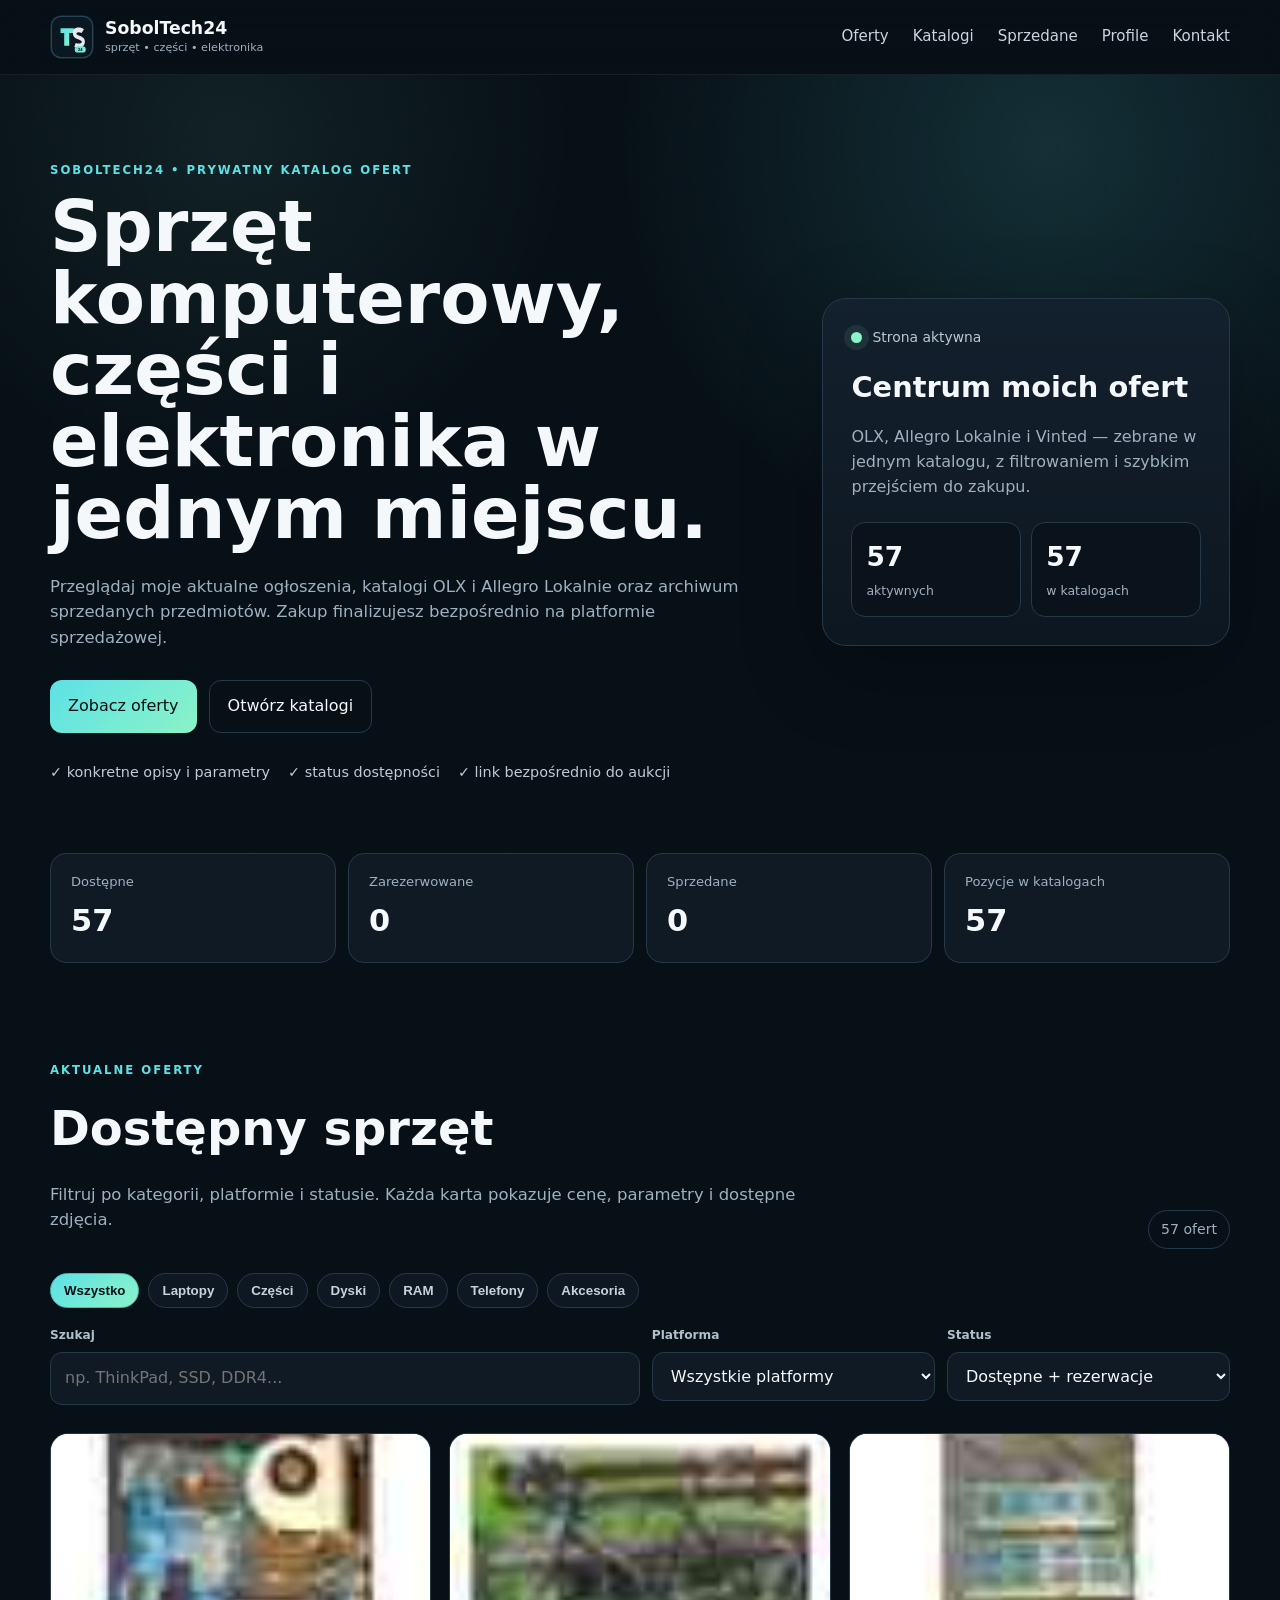
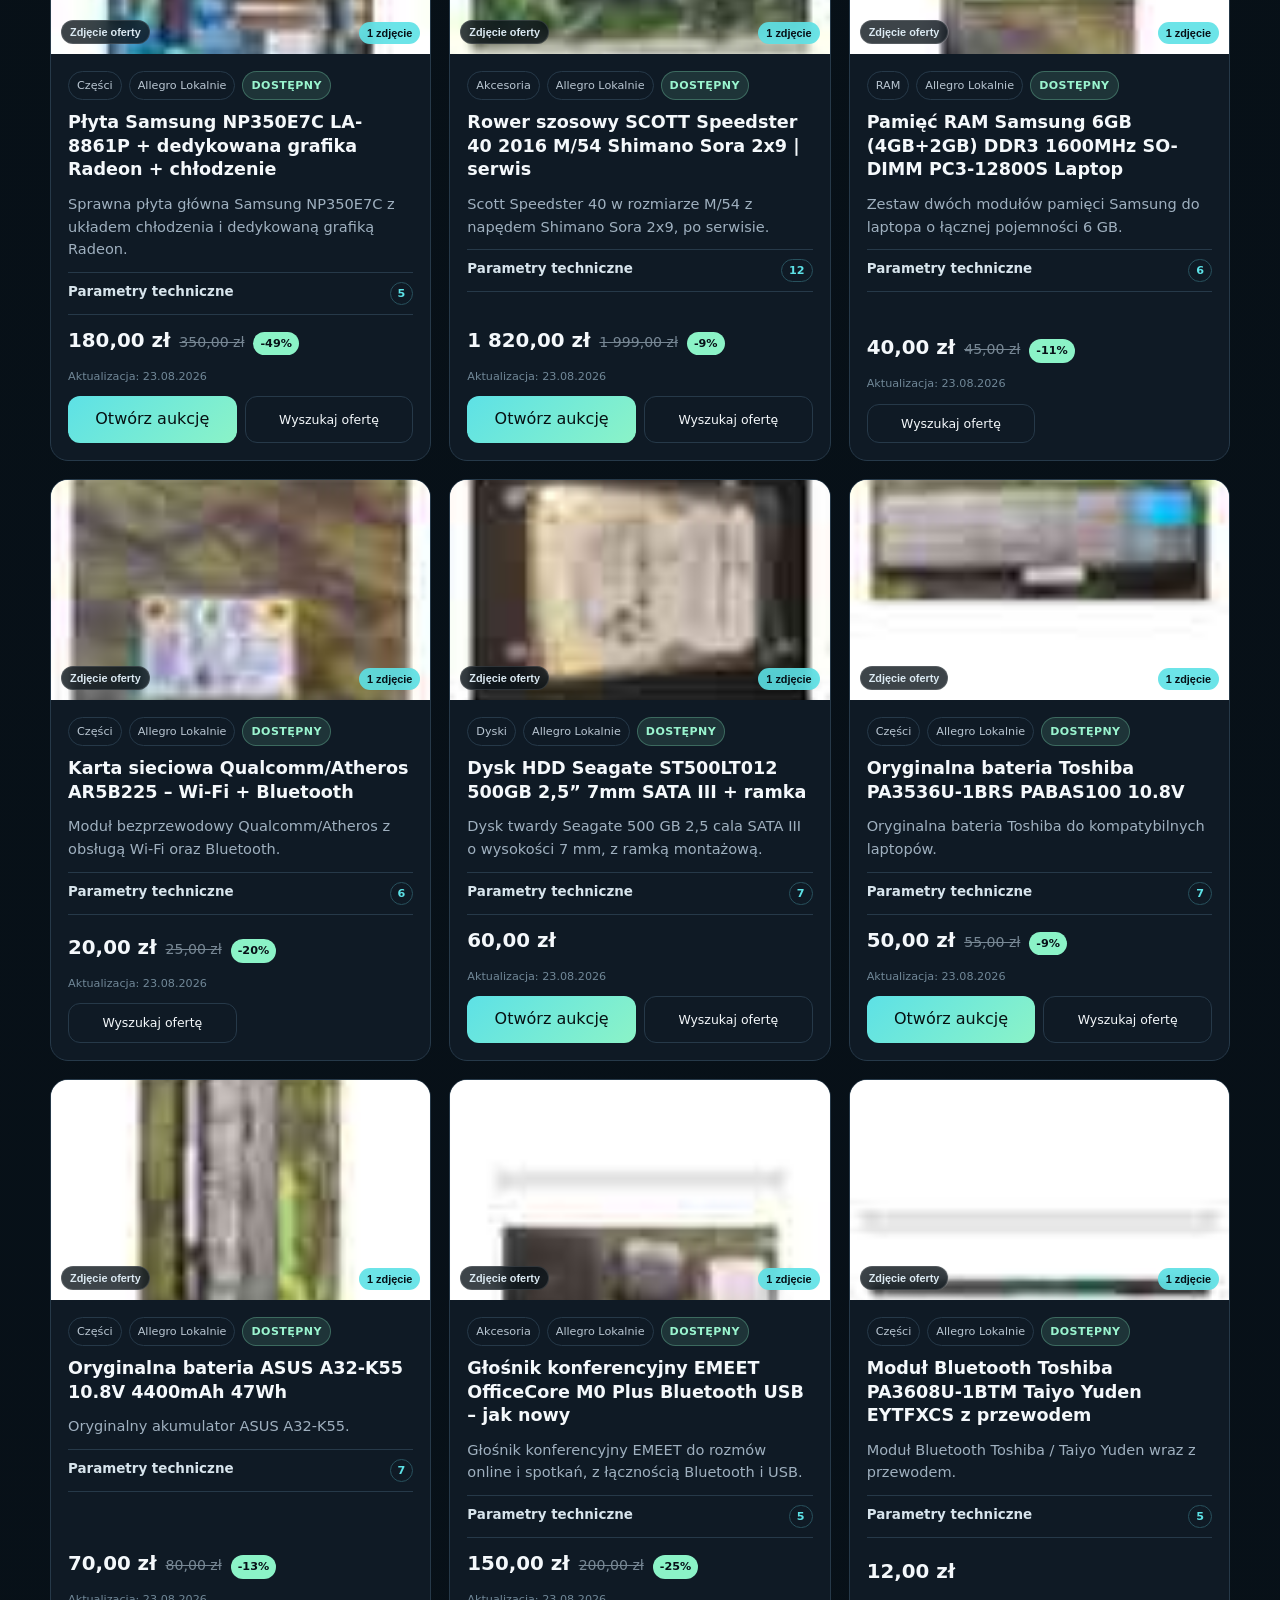
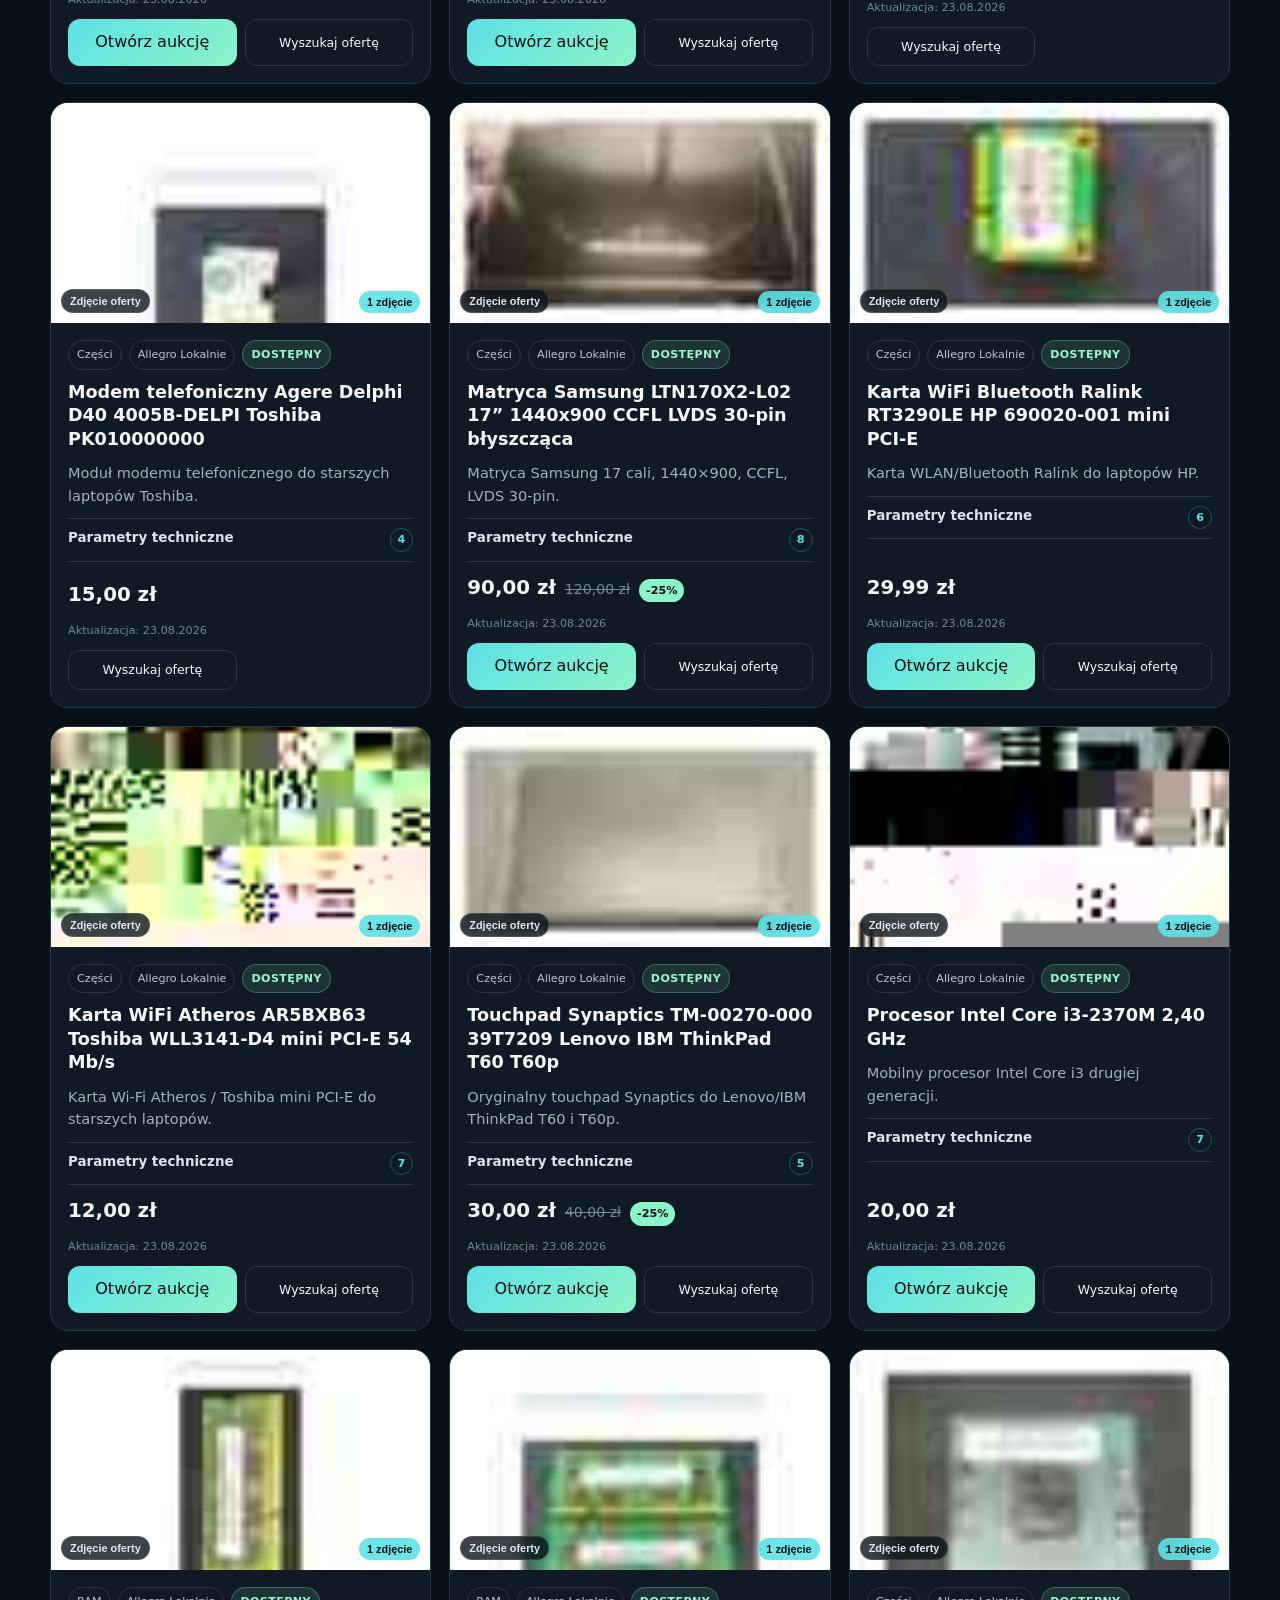
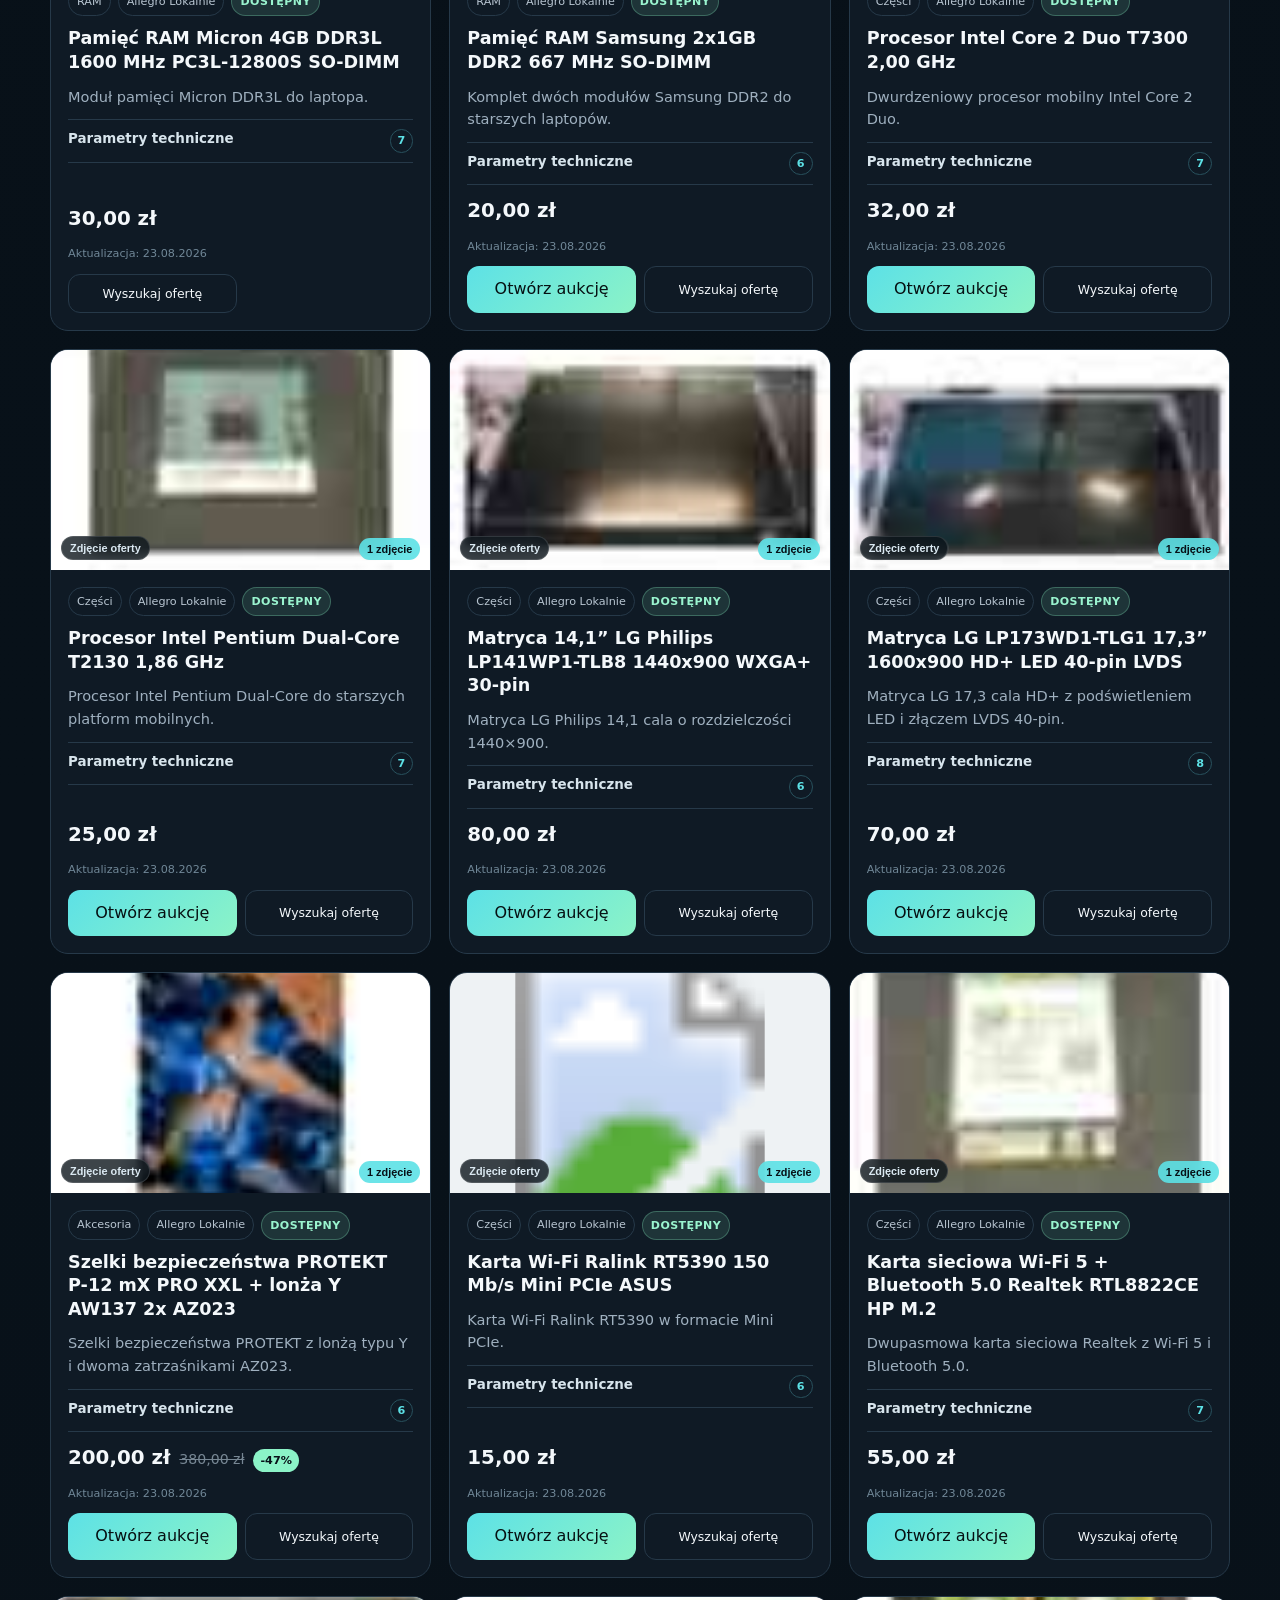
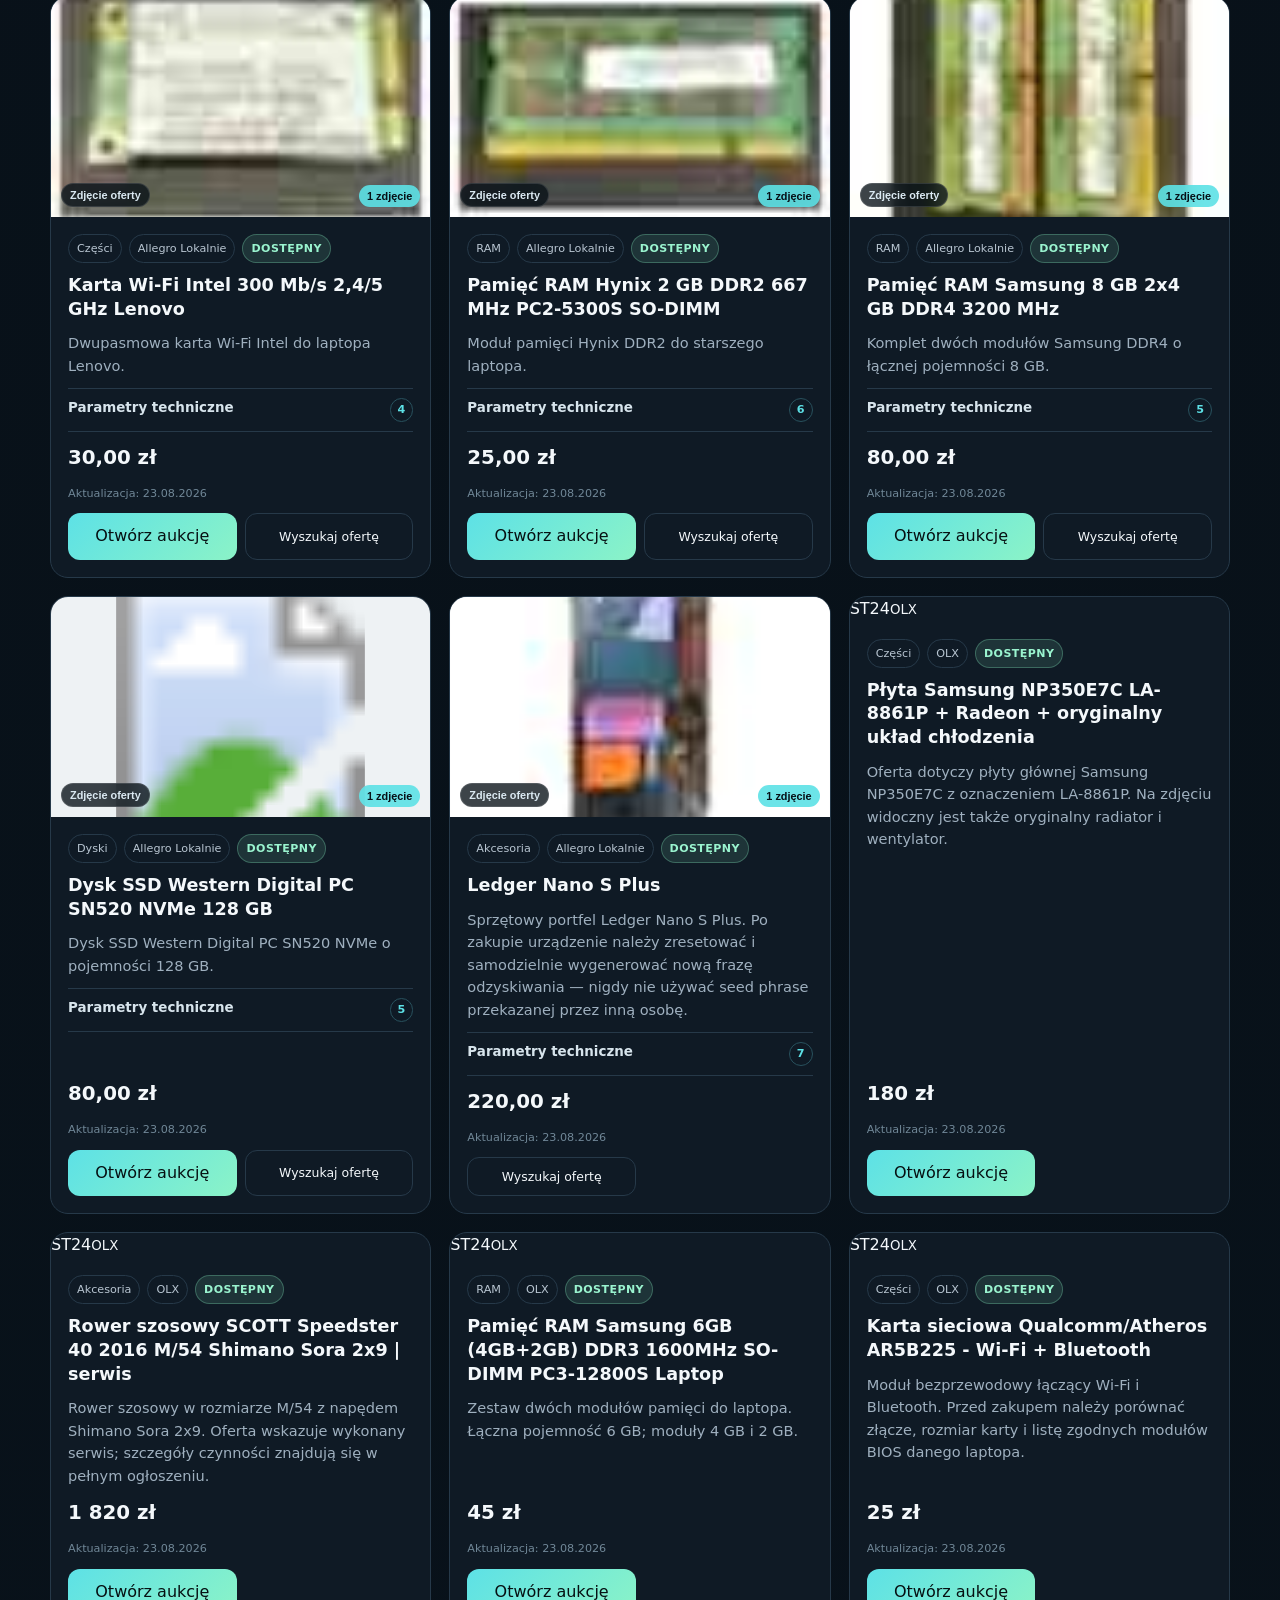
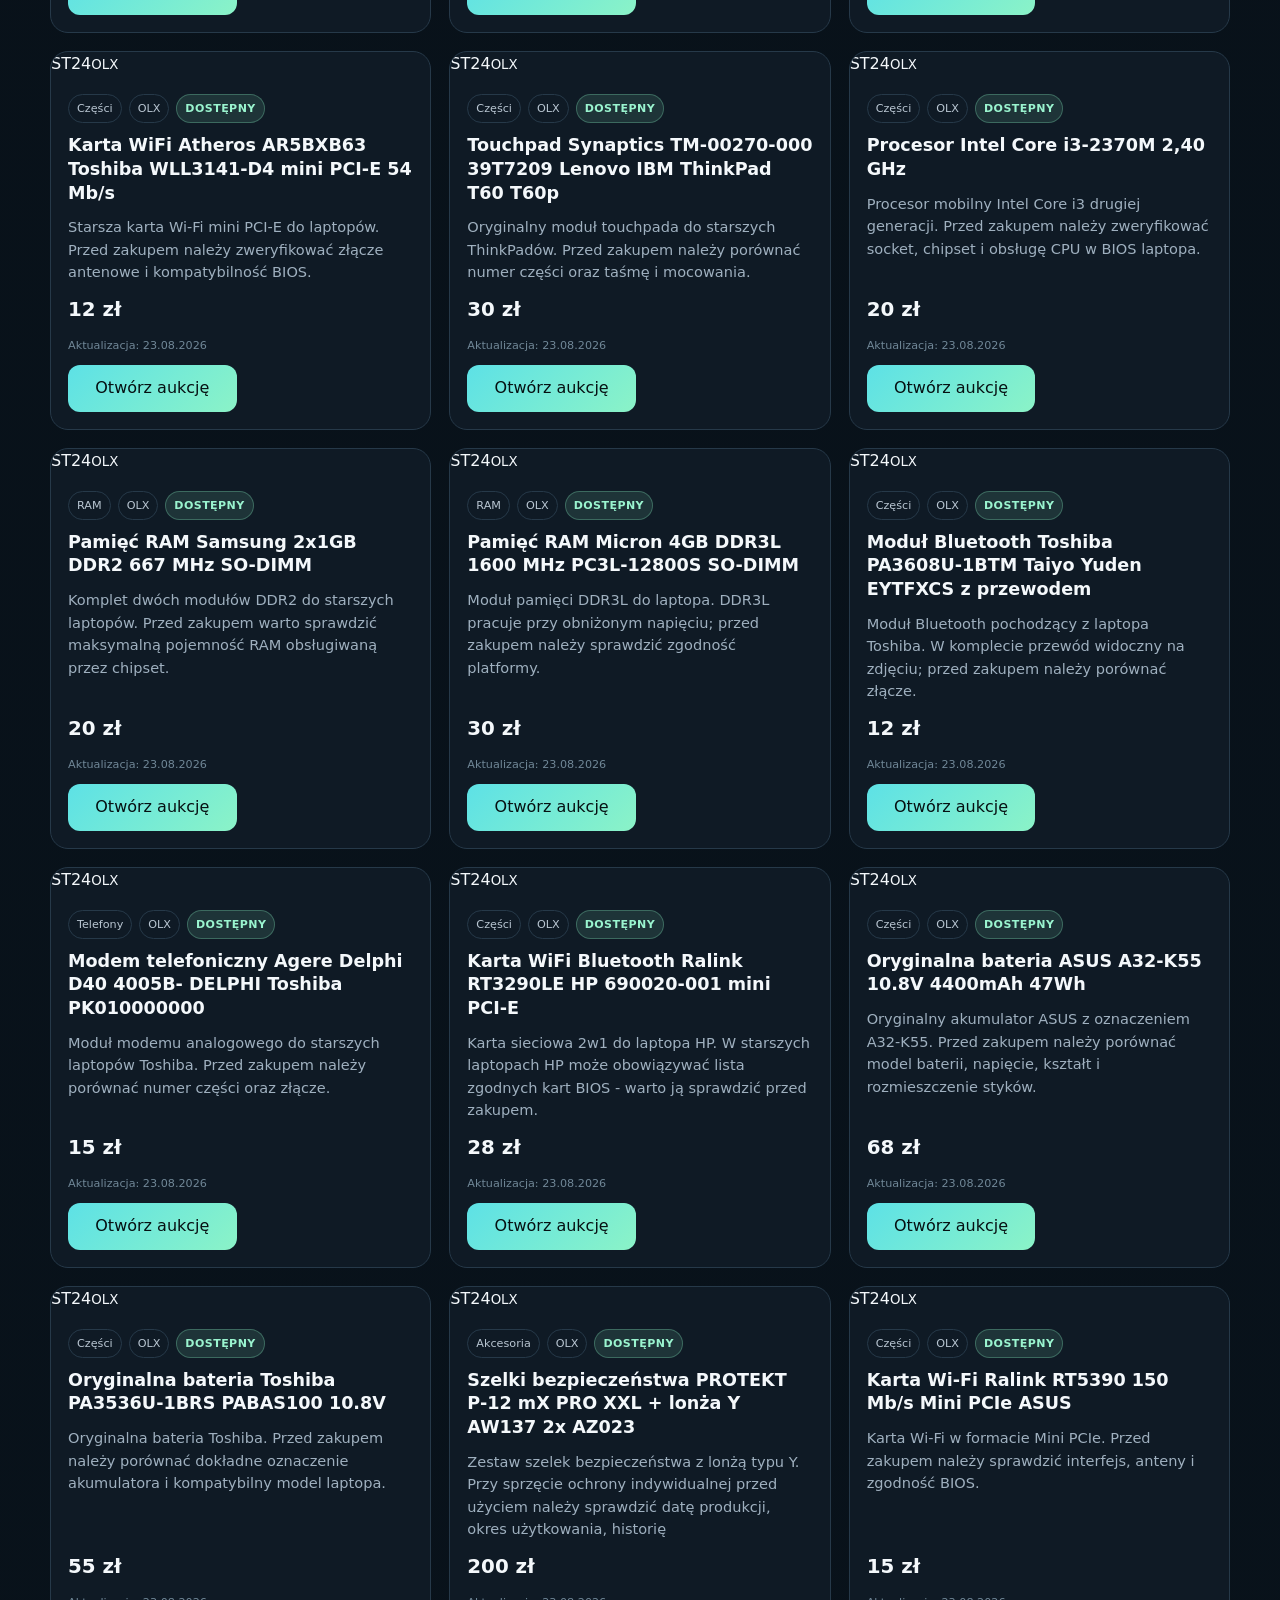
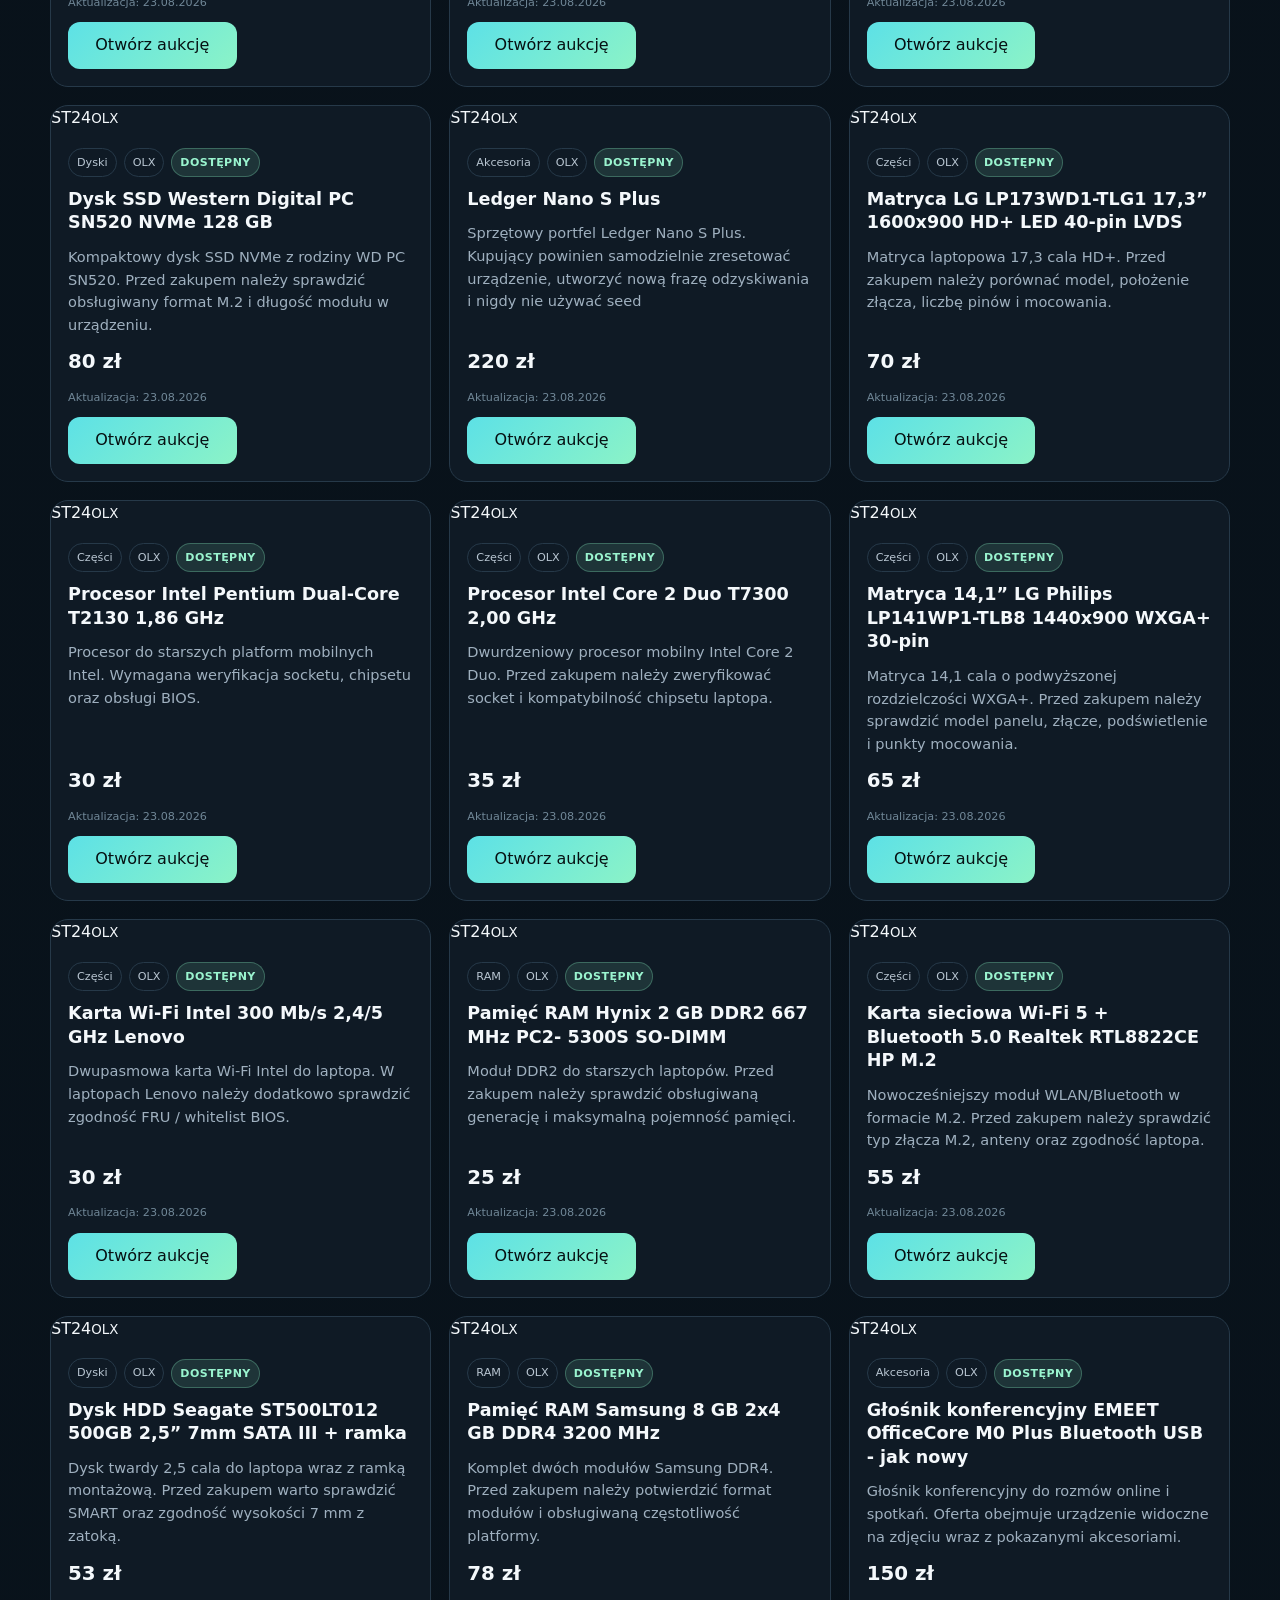
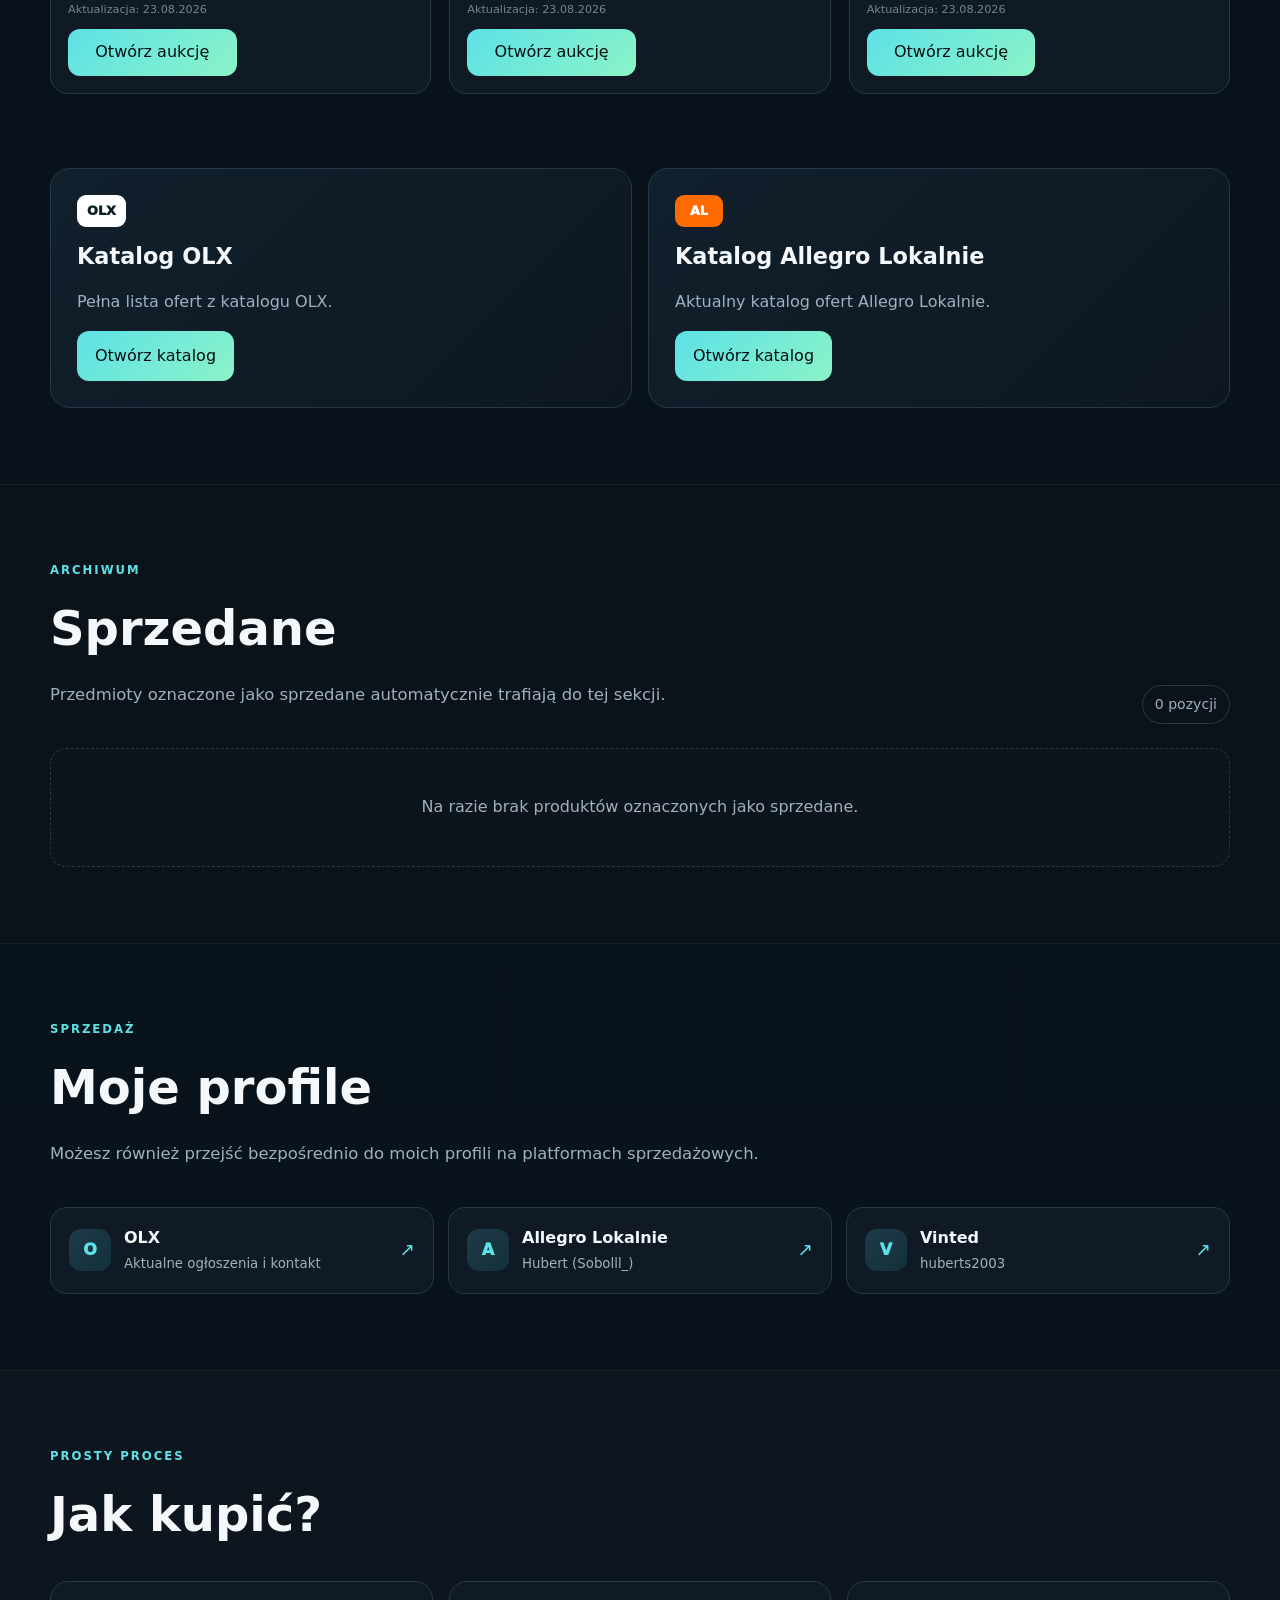
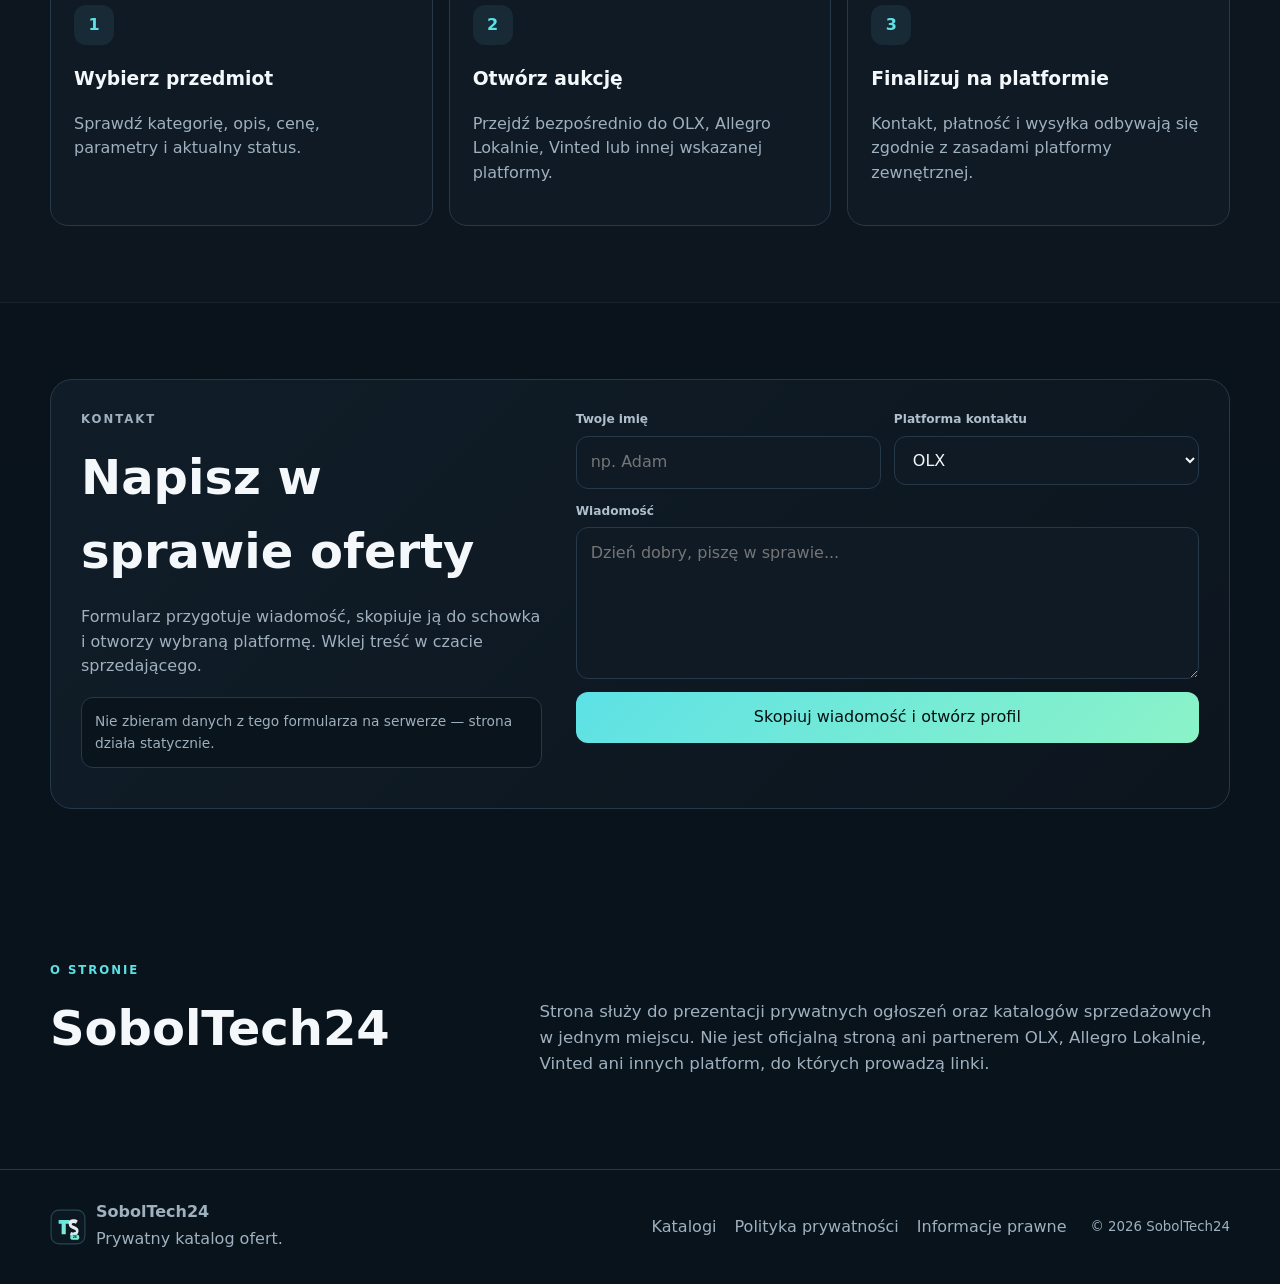
<file: index.html>
<!doctype html>
<html lang="pl">
<head>
  <meta charset="utf-8" />
  <meta name="viewport" content="width=device-width, initial-scale=1" />
  <meta name="description" content="SobolTech24 — prywatny katalog sprzętu komputerowego, laptopów, części, elektroniki i aktualnych ofert sprzedażowych." />
  <meta name="theme-color" content="#071017" />
  <title>SobolTech24 — sprzęt, części i elektronika</title>
  <link rel="icon" type="image/svg+xml" href="favicon.svg" />
  <link rel="stylesheet" href="styles.css" />
  <link rel="stylesheet" href="details.css" />
</head>
<body>
  <header class="site-header">
    <div class="container nav-wrap">
      <a class="brand" href="#start" aria-label="SobolTech24 — strona główna">
        <img class="brand-logo" src="logo.svg" alt="" width="44" height="44" />
        <span class="brand-copy"><strong>SobolTech24</strong><small>sprzęt • części • elektronika</small></span>
      </a>
      <button class="menu-btn" id="menuBtn" aria-label="Otwórz menu" aria-expanded="false">☰</button>
      <nav id="mainNav">
        <a href="#oferty">Oferty</a>
        <a href="katalogi.html">Katalogi</a>
        <a href="#sprzedane">Sprzedane</a>
        <a href="#profile">Profile</a>
        <a href="#kontakt">Kontakt</a>
      </nav>
    </div>
  </header>

  <main>
    <section class="hero" id="start">
      <div class="container hero-grid">
        <div>
          <p class="eyebrow">SOBOLTECH24 • PRYWATNY KATALOG OFERT</p>
          <h1>Sprzęt komputerowy, części i elektronika w jednym miejscu.</h1>
          <p class="hero-text">Przeglądaj moje aktualne ogłoszenia, katalogi OLX i Allegro Lokalnie oraz archiwum sprzedanych przedmiotów. Zakup finalizujesz bezpośrednio na platformie sprzedażowej.</p>
          <div class="hero-actions">
            <a class="btn primary" href="#oferty">Zobacz oferty</a>
            <a class="btn ghost" href="katalogi.html">Otwórz katalogi</a>
          </div>
          <div class="trust-row">
            <span>✓ konkretne opisy i parametry</span>
            <span>✓ status dostępności</span>
            <span>✓ link bezpośrednio do aukcji</span>
          </div>
        </div>
        <aside class="hero-card">
          <div class="hero-card-top"><span class="status-dot"></span><span>Strona aktywna</span></div>
          <h2>Centrum moich ofert</h2>
          <p>OLX, Allegro Lokalnie i Vinted — zebrane w jednym katalogu, z filtrowaniem i szybkim przejściem do zakupu.</p>
          <div class="mini-stats">
            <div><b id="heroActiveCount">0</b><span>aktywnych</span></div>
            <div><b id="heroCatalogCount">0</b><span>w katalogach</span></div>
          </div>
        </aside>
      </div>
    </section>

    <section class="stats-section" aria-label="Statystyki ofert">
      <div class="container stats-grid">
        <article><span class="stat-label">Dostępne</span><strong id="availableCount">0</strong></article>
        <article><span class="stat-label">Zarezerwowane</span><strong id="reservedCount">0</strong></article>
        <article><span class="stat-label">Sprzedane</span><strong id="soldCount">0</strong></article>
        <article><span class="stat-label">Pozycje w katalogach</span><strong id="catalogCount">0</strong></article>
      </div>
    </section>

    <section class="catalog" id="oferty">
      <div class="container">
        <div class="section-head">
          <div>
            <p class="eyebrow">AKTUALNE OFERTY</p>
            <h2>Dostępny sprzęt</h2>
            <p class="section-copy">Filtruj po kategorii, platformie i statusie. Każda karta pokazuje cenę, parametry i dostępne zdjęcia.</p>
          </div>
          <span id="resultsCount" class="count-badge"></span>
        </div>

        <div class="category-chips" id="categoryChips" aria-label="Kategorie">
          <button class="category-chip active" data-category="all">Wszystko</button>
          <button class="category-chip" data-category="Laptopy">Laptopy</button>
          <button class="category-chip" data-category="Części">Części</button>
          <button class="category-chip" data-category="Dyski">Dyski</button>
          <button class="category-chip" data-category="RAM">RAM</button>
          <button class="category-chip" data-category="Telefony">Telefony</button>
          <button class="category-chip" data-category="Akcesoria">Akcesoria</button>
        </div>

        <div class="filters">
          <label class="field search-field"><span>Szukaj</span><input id="searchInput" type="search" placeholder="np. ThinkPad, SSD, DDR4..." /></label>
          <label class="field"><span>Platforma</span><select id="platformFilter"><option value="all">Wszystkie platformy</option></select></label>
          <label class="field"><span>Status</span><select id="statusFilter"><option value="all">Dostępne + rezerwacje</option><option value="available">Dostępny</option><option value="reserved">Zarezerwowany</option></select></label>
        </div>

        <div id="productGrid" class="product-grid"></div>
      </div>
    </section>

    <section class="catalog-cta">
      <div class="container catalog-cta-grid">
        <article><span class="platform-badge olx">OLX</span><h3>Katalog OLX</h3><p>Pełna lista ofert z katalogu OLX.</p><a class="btn primary" href="katalogi.html?platform=olx">Otwórz katalog</a></article>
        <article><span class="platform-badge allegro">AL</span><h3>Katalog Allegro Lokalnie</h3><p>Aktualny katalog ofert Allegro Lokalnie.</p><a class="btn primary" href="katalogi.html?platform=allegro">Otwórz katalog</a></article>
      </div>
    </section>

    <section class="sold-section" id="sprzedane">
      <div class="container">
        <div class="section-head"><div><p class="eyebrow">ARCHIWUM</p><h2>Sprzedane</h2><p class="section-copy">Przedmioty oznaczone jako sprzedane automatycznie trafiają do tej sekcji.</p></div><span id="soldResultsCount" class="count-badge"></span></div>
        <div id="soldGrid" class="product-grid sold-grid"></div>
      </div>
    </section>

    <section class="profiles" id="profile">
      <div class="container">
        <div class="section-head"><div><p class="eyebrow">SPRZEDAŻ</p><h2>Moje profile</h2><p class="section-copy">Możesz również przejść bezpośrednio do moich profili na platformach sprzedażowych.</p></div></div>
        <div class="profile-grid">
          <a class="profile-card" href="https://www.olx.pl/oferty/uzytkownik/4QzZV/" target="_blank" rel="noopener noreferrer"><span class="profile-icon">O</span><div><strong>OLX</strong><small>Aktualne ogłoszenia i kontakt</small></div><span class="arrow">↗</span></a>
          <a class="profile-card" href="https://allegrolokalnie.pl/uzytkownik/Sobolll_" target="_blank" rel="noopener noreferrer"><span class="profile-icon">A</span><div><strong>Allegro Lokalnie</strong><small>Hubert (Sobolll_)</small></div><span class="arrow">↗</span></a>
          <a class="profile-card" href="https://www.vinted.pl/member/3175187738-huberts2003" target="_blank" rel="noopener noreferrer"><span class="profile-icon">V</span><div><strong>Vinted</strong><small>huberts2003</small></div><span class="arrow">↗</span></a>
        </div>
      </div>
    </section>

    <section class="info-section" id="jak-kupic">
      <div class="container"><p class="eyebrow">PROSTY PROCES</p><h2>Jak kupić?</h2><div class="steps">
        <article><span>1</span><h3>Wybierz przedmiot</h3><p>Sprawdź kategorię, opis, cenę, parametry i aktualny status.</p></article>
        <article><span>2</span><h3>Otwórz aukcję</h3><p>Przejdź bezpośrednio do OLX, Allegro Lokalnie, Vinted lub innej wskazanej platformy.</p></article>
        <article><span>3</span><h3>Finalizuj na platformie</h3><p>Kontakt, płatność i wysyłka odbywają się zgodnie z zasadami platformy zewnętrznej.</p></article>
      </div></div>
    </section>

    <section class="contact" id="kontakt">
      <div class="container contact-layout">
        <div class="contact-intro"><p class="eyebrow">KONTAKT</p><h2>Napisz w sprawie oferty</h2><p>Formularz przygotuje wiadomość, skopiuje ją do schowka i otworzy wybraną platformę. Wklej treść w czacie sprzedającego.</p><div class="contact-note">Nie zbieram danych z tego formularza na serwerze — strona działa statycznie.</div></div>
        <form id="contactForm" class="contact-form">
          <label class="field"><span>Twoje imię</span><input id="contactName" name="name" maxlength="80" placeholder="np. Adam" /></label>
          <label class="field"><span>Platforma kontaktu</span><select id="contactPlatform" name="platform"><option value="olx">OLX</option><option value="allegro">Allegro Lokalnie</option><option value="vinted">Vinted</option></select></label>
          <label class="field full"><span>Wiadomość</span><textarea id="contactMessage" name="message" rows="5" required maxlength="1500" placeholder="Dzień dobry, piszę w sprawie..."></textarea></label>
          <button class="btn primary full" type="submit">Skopiuj wiadomość i otwórz profil</button><p id="contactStatus" class="form-status full" role="status"></p>
        </form>
      </div>
    </section>

    <section class="about" id="o-mnie"><div class="container about-grid"><div><p class="eyebrow">O STRONIE</p><h2>SobolTech24</h2></div><p>Strona służy do prezentacji prywatnych ogłoszeń oraz katalogów sprzedażowych w jednym miejscu. Nie jest oficjalną stroną ani partnerem OLX, Allegro Lokalnie, Vinted ani innych platform, do których prowadzą linki.</p></div></section>
  </main>

  <footer><div class="container footer-wrap"><a class="footer-brand" href="#start"><img src="logo.svg" alt="" width="36" height="36" /><div><strong>SobolTech24</strong><p>Prywatny katalog ofert.</p></div></a><div class="footer-links"><a href="katalogi.html">Katalogi</a><a href="privacy.html">Polityka prywatności</a><a href="legal.html">Informacje prawne</a></div><small>© <span id="year"></span> SobolTech24</small></div></footer>

  <script src="products.js"></script>
  <script src="katalogi-data.js"></script>
  <script src="app.js"></script>
</body>
</html>
</file>
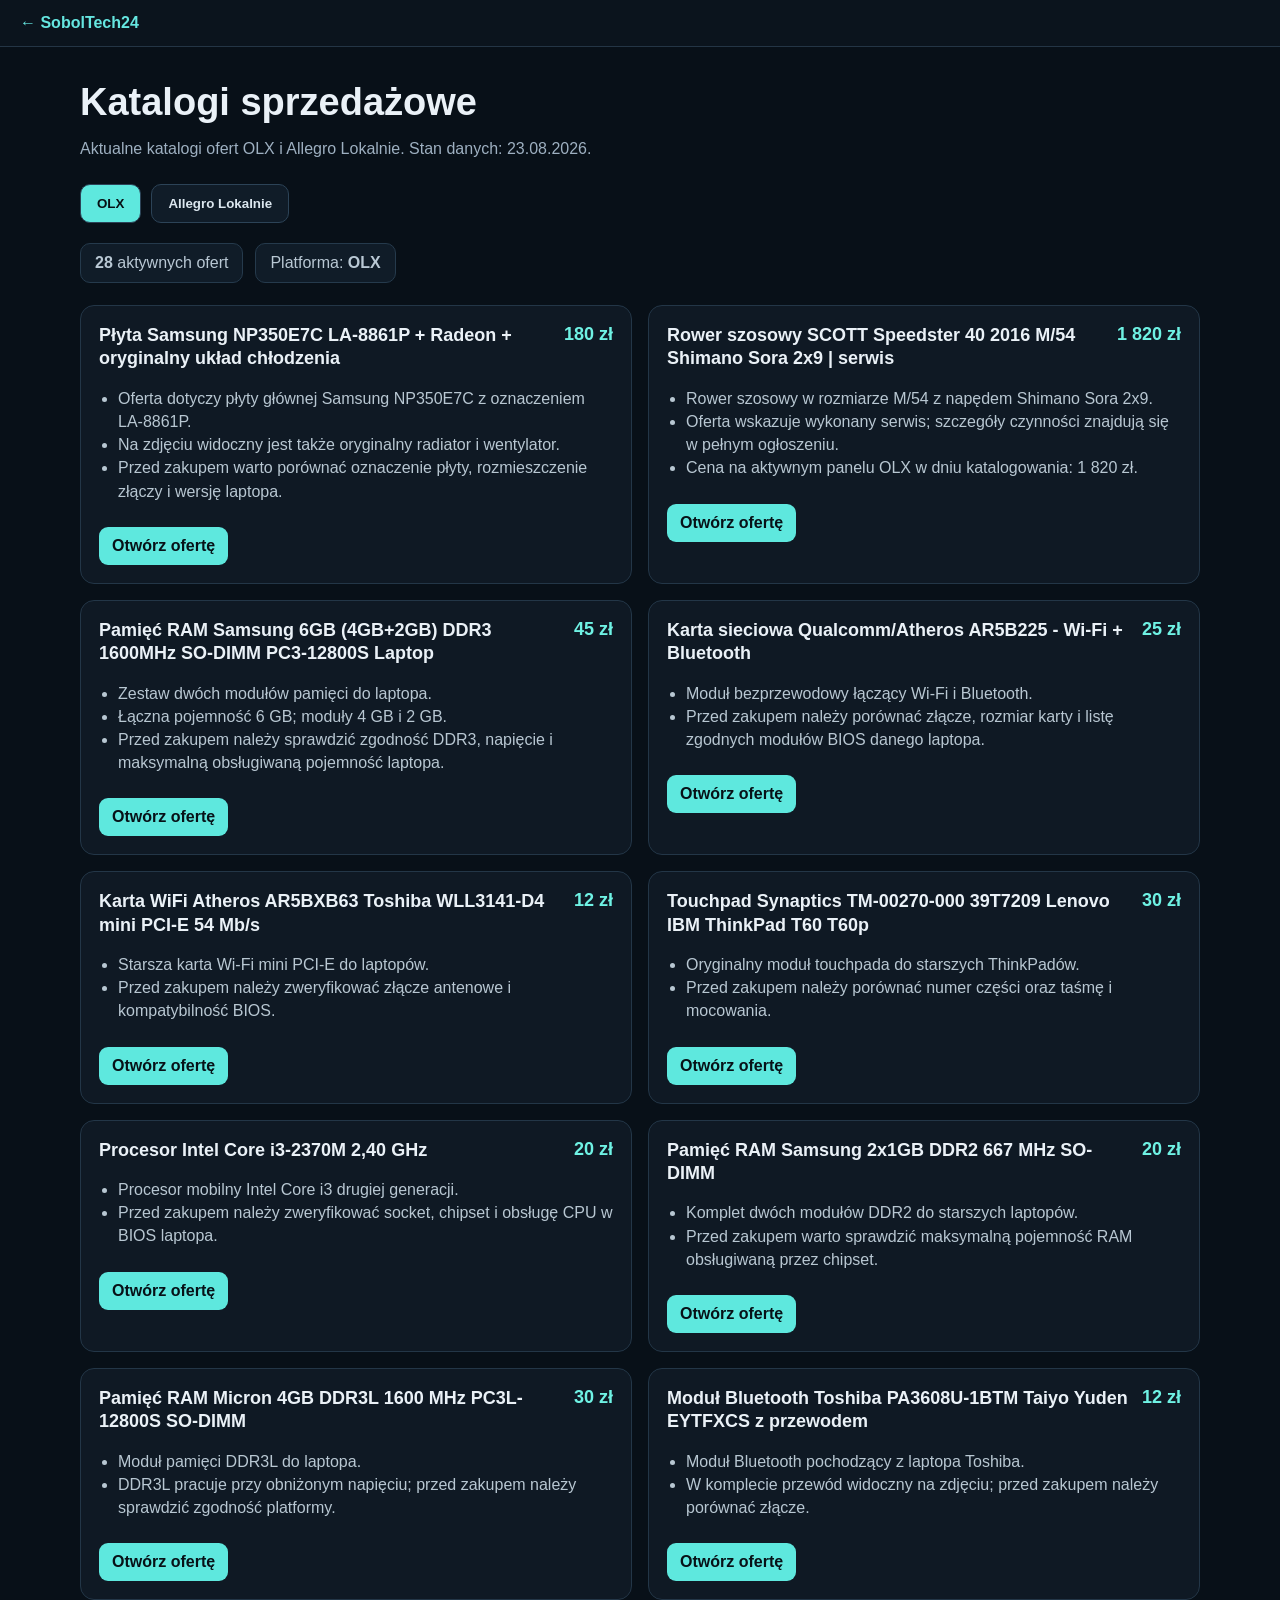
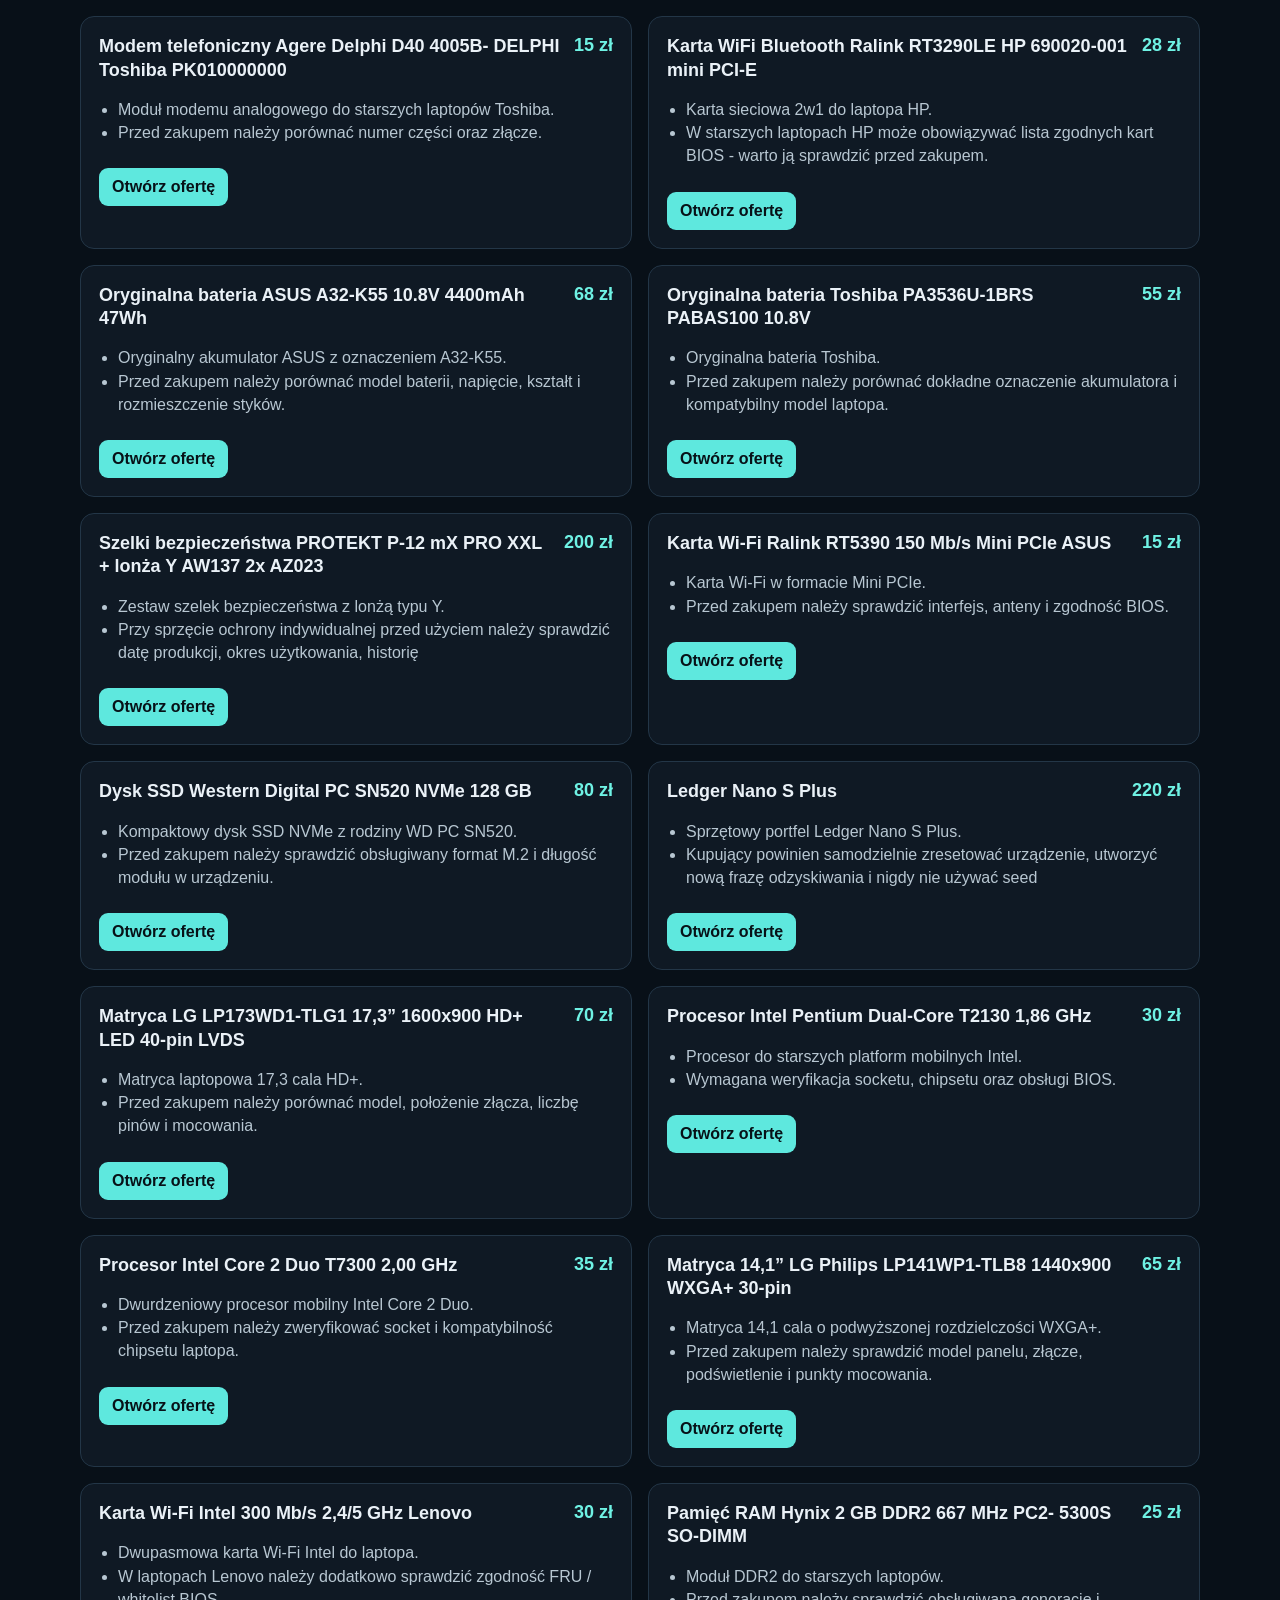
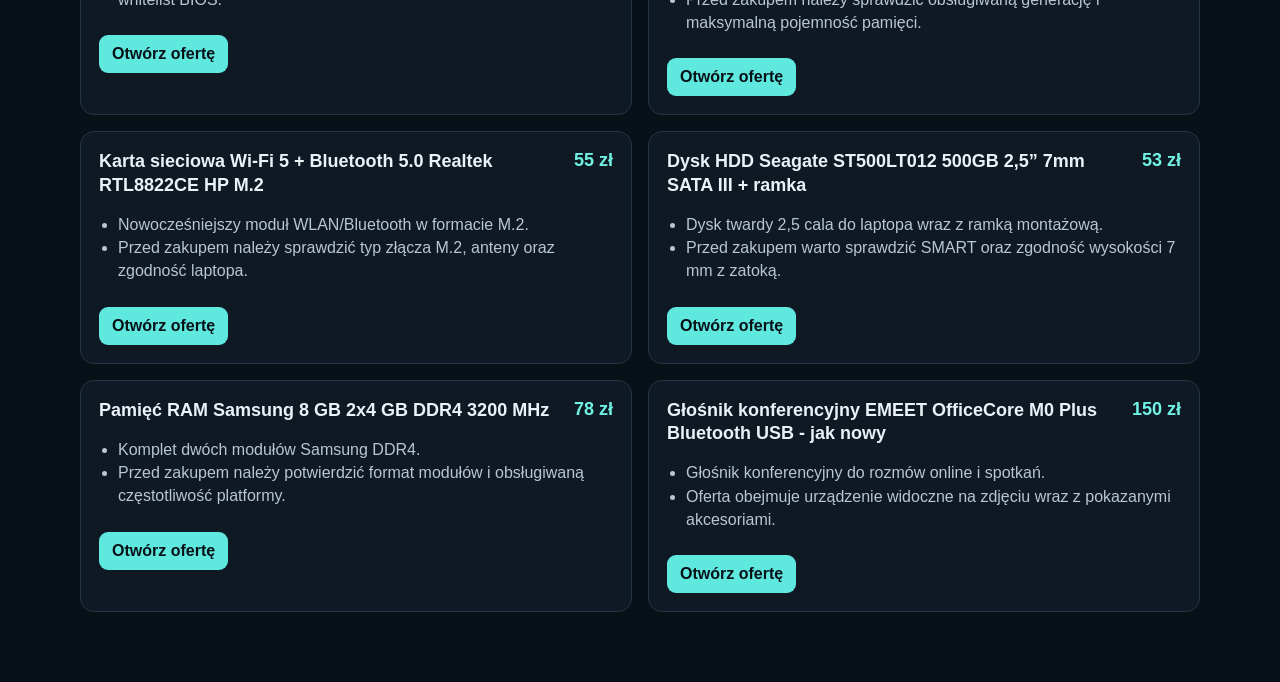
<file: katalogi.html>
<!doctype html><html lang="pl"><head><meta charset="utf-8"><meta name="viewport" content="width=device-width,initial-scale=1"><title>Katalogi sprzedażowe - SobolTech24</title><style>body{margin:0;background:#081018;color:#eaf1f7;font-family:Inter,Arial,sans-serif}.top{position:sticky;top:0;background:#0b141d;border-bottom:1px solid #243545;padding:14px 20px;z-index:3}.top a{color:#65e6e0;text-decoration:none;font-weight:800}.wrap{max-width:1120px;margin:0 auto;padding:34px 16px 70px}.hero{margin-bottom:26px}.hero h1{font-size:38px;margin:0 0 8px}.hero p{color:#9eb0c1}.tabs{display:flex;gap:10px;flex-wrap:wrap;margin:20px 0}.tab{border:1px solid #2c4357;background:#101c28;color:#dce7ef;border-radius:10px;padding:11px 16px;font-weight:800;cursor:pointer}.tab.active{background:#5ee8de;color:#061014}.summary{display:flex;gap:12px;flex-wrap:wrap;margin:0 0 22px}.pill{background:#101c28;border:1px solid #253a4c;border-radius:10px;padding:10px 14px;color:#b9c8d4}.grid{display:grid;grid-template-columns:repeat(2,minmax(0,1fr));gap:16px}.card{background:#0f1924;border:1px solid #233647;border-radius:14px;padding:18px}.head{display:flex;gap:14px;justify-content:space-between;align-items:flex-start}.card h2{font-size:18px;margin:0;line-height:1.3}.price{font-size:18px;font-weight:900;color:#6ff2e4;white-space:nowrap}.card ul{color:#b8c7d2;padding-left:19px;line-height:1.45}.card a{display:inline-block;margin-top:8px;background:#5ee8de;color:#071117;text-decoration:none;font-weight:900;padding:10px 13px;border-radius:9px}.empty{color:#9eb0c1}@media(max-width:760px){.grid{grid-template-columns:1fr}.hero h1{font-size:30px}.head{display:block}.price{margin-top:8px}}</style></head><body><div class="top"><a href="index.html">← SobolTech24</a></div><main class="wrap"><section class="hero"><h1>Katalogi sprzedażowe</h1><p>Aktualne katalogi ofert OLX i Allegro Lokalnie. Stan danych: 23.08.2026.</p></section><div class="tabs"><button class="tab" data-cat="olx">OLX</button><button class="tab" data-cat="allegro">Allegro Lokalnie</button></div><div id="summary" class="summary"></div><div id="grid" class="grid"></div></main><script src="katalogi-data.js"></script><script>const grid=document.getElementById('grid'),summary=document.getElementById('summary'),tabs=[...document.querySelectorAll('.tab')];function esc(s=''){return String(s).replace(/[&<>\"']/g,c=>({'&':'&amp;','<':'&lt;','>':'&gt;','\"':'&quot;',"'":'&#39;'}[c]))}function render(k){tabs.forEach(x=>x.classList.toggle('active',x.dataset.cat===k));const d=CATALOGS[k];summary.innerHTML=`<span class="pill"><b>${d.length}</b> aktywnych ofert</span><span class="pill">Platforma: <b>${k==='olx'?'OLX':'Allegro Lokalnie'}</b></span>`;grid.innerHTML=d.map(x=>`<article class="card"><div class="head"><h2>${esc(x.title)}</h2><div class="price">${esc(x.price)}</div></div><ul>${x.bullets.map(b=>`<li>${esc(b)}</li>`).join('')}</ul>${x.link?`<a href="${esc(x.link)}" target="_blank" rel="noopener">Otwórz ofertę</a>`:''}</article>`).join('')||'<p class="empty">Brak ofert.</p>'}tabs.forEach(b=>b.onclick=()=>{history.replaceState(null,'','?platform='+b.dataset.cat);render(b.dataset.cat)});const start=new URLSearchParams(location.search).get('platform')==='allegro'?'allegro':'olx';render(start);</script></body></html>
</file>
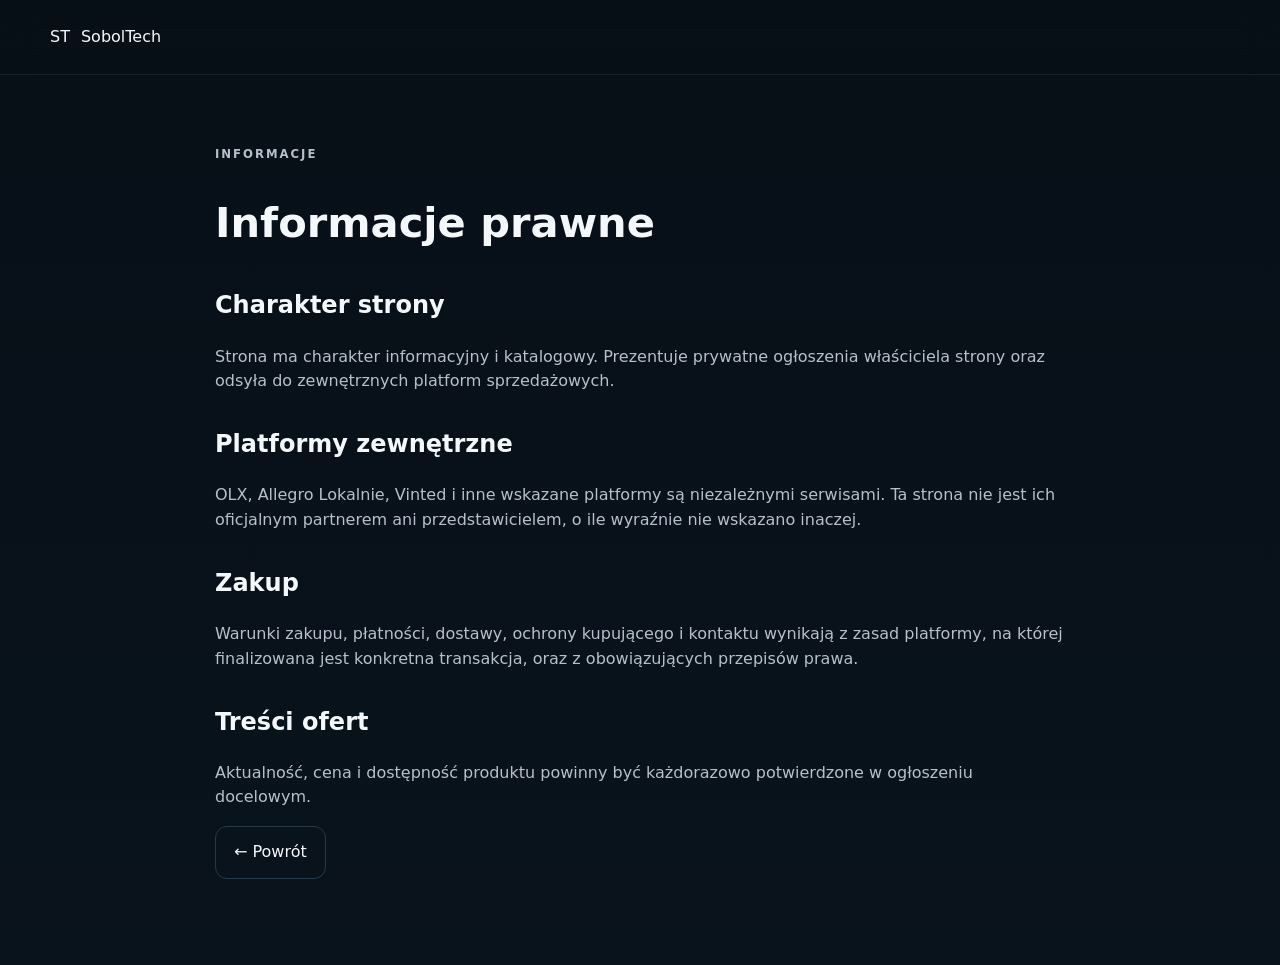
<file: legal.html>
<!doctype html><html lang="pl"><head><meta charset="utf-8"><meta name="viewport" content="width=device-width,initial-scale=1"><title>Informacje prawne — SobolTech</title><link rel="stylesheet" href="styles.css"></head><body><header class="site-header"><div class="container nav-wrap"><a class="brand" href="index.html"><span class="brand-mark">ST</span><span>SobolTech</span></a></div></header><main class="container legal-page"><p class="eyebrow">INFORMACJE</p><h1>Informacje prawne</h1><h2>Charakter strony</h2><p>Strona ma charakter informacyjny i katalogowy. Prezentuje prywatne ogłoszenia właściciela strony oraz odsyła do zewnętrznych platform sprzedażowych.</p><h2>Platformy zewnętrzne</h2><p>OLX, Allegro Lokalnie, Vinted i inne wskazane platformy są niezależnymi serwisami. Ta strona nie jest ich oficjalnym partnerem ani przedstawicielem, o ile wyraźnie nie wskazano inaczej.</p><h2>Zakup</h2><p>Warunki zakupu, płatności, dostawy, ochrony kupującego i kontaktu wynikają z zasad platformy, na której finalizowana jest konkretna transakcja, oraz z obowiązujących przepisów prawa.</p><h2>Treści ofert</h2><p>Aktualność, cena i dostępność produktu powinny być każdorazowo potwierdzone w ogłoszeniu docelowym.</p><p><a class="btn ghost" href="index.html">← Powrót</a></p></main></body></html>
</file>
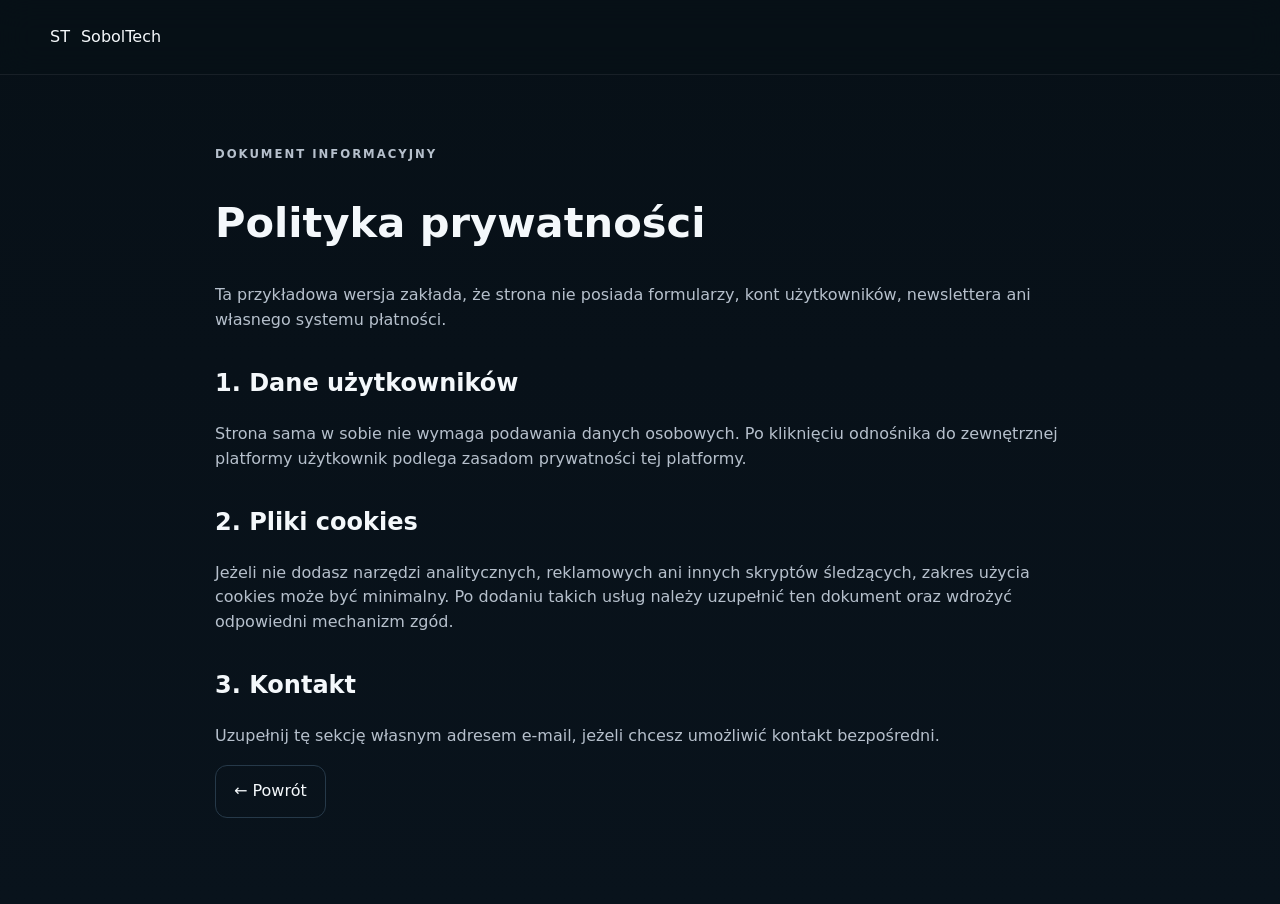
<file: privacy.html>
<!doctype html><html lang="pl"><head><meta charset="utf-8"><meta name="viewport" content="width=device-width,initial-scale=1"><title>Polityka prywatności — SobolTech</title><link rel="stylesheet" href="styles.css"></head><body><header class="site-header"><div class="container nav-wrap"><a class="brand" href="index.html"><span class="brand-mark">ST</span><span>SobolTech</span></a></div></header><main class="container legal-page"><p class="eyebrow">DOKUMENT INFORMACYJNY</p><h1>Polityka prywatności</h1><p>Ta przykładowa wersja zakłada, że strona nie posiada formularzy, kont użytkowników, newslettera ani własnego systemu płatności.</p><h2>1. Dane użytkowników</h2><p>Strona sama w sobie nie wymaga podawania danych osobowych. Po kliknięciu odnośnika do zewnętrznej platformy użytkownik podlega zasadom prywatności tej platformy.</p><h2>2. Pliki cookies</h2><p>Jeżeli nie dodasz narzędzi analitycznych, reklamowych ani innych skryptów śledzących, zakres użycia cookies może być minimalny. Po dodaniu takich usług należy uzupełnić ten dokument oraz wdrożyć odpowiedni mechanizm zgód.</p><h2>3. Kontakt</h2><p>Uzupełnij tę sekcję własnym adresem e-mail, jeżeli chcesz umożliwić kontakt bezpośredni.</p><p><a class="btn ghost" href="index.html">← Powrót</a></p></main></body></html>
</file>
<file: styles.css>
:root{
  --bg:#071017;--bg2:#0a141d;--panel:#0f1a25;--panel2:#132232;--text:#f4f8fb;--muted:#9fb0bf;--line:#263949;--accent:#5de1e6;--accent2:#8bf3c7;--warning:#f5c451;--danger:#ff7d7d;--sold:#8594a3;--max:1180px
}
*{box-sizing:border-box}html{scroll-behavior:smooth}body{margin:0;font-family:Inter,system-ui,-apple-system,Segoe UI,Roboto,Arial,sans-serif;background:linear-gradient(180deg,var(--bg),#081119 40%,#09131c);color:var(--text);line-height:1.55}a{color:inherit;text-decoration:none}.container{width:min(var(--max),calc(100% - 36px));margin:auto}.site-header{position:sticky;top:0;z-index:20;background:rgba(7,16,23,.88);backdrop-filter:blur(16px);border-bottom:1px solid rgba(255,255,255,.07)}.nav-wrap{min-height:74px;display:flex;align-items:center;justify-content:space-between;gap:22px}.brand{display:flex;align-items:center;gap:11px;min-width:0}.brand-logo{width:44px;height:44px;flex:0 0 auto}.brand-copy{display:flex;flex-direction:column;line-height:1.15}.brand-copy strong{font-size:1.08rem}.brand-copy small{color:var(--muted);font-size:.7rem;margin-top:4px}.site-header nav{display:flex;gap:24px;align-items:center}.site-header nav a{color:#cbd5df;font-size:.94rem}.site-header nav a:hover{color:#fff}.menu-btn{display:none;background:transparent;border:1px solid var(--line);border-radius:10px;color:#fff;font-size:1.3rem;padding:8px 11px}.hero{padding:86px 0 70px;background:radial-gradient(circle at 82% 9%,rgba(93,225,230,.15),transparent 34%),radial-gradient(circle at 18% 8%,rgba(139,243,199,.08),transparent 27%)}.hero-grid{display:grid;grid-template-columns:1.28fr .72fr;gap:48px;align-items:center}.eyebrow{font-size:.73rem;font-weight:900;letter-spacing:.17em;color:var(--accent);margin:0 0 12px}.hero h1{font-size:clamp(2.55rem,5.6vw,5.1rem);line-height:1;margin:0 0 24px;max-width:900px}.hero-text,.section-copy{max-width:760px;color:var(--muted);font-size:1.03rem}.hero-actions{display:flex;gap:12px;margin-top:30px;flex-wrap:wrap}.btn{display:inline-flex;align-items:center;justify-content:center;gap:7px;padding:13px 18px;border-radius:12px;font-weight:850;border:1px solid var(--line);transition:.2s;cursor:pointer;font:inherit}.btn.primary{background:linear-gradient(135deg,var(--accent),var(--accent2));color:#061012;border:0}.btn.primary:hover{transform:translateY(-1px);filter:brightness(1.05)}.btn.ghost{background:transparent;color:var(--text)}.btn.ghost:hover{background:#12202c}.trust-row{display:flex;flex-wrap:wrap;gap:18px;margin-top:28px;color:#becbd6;font-size:.9rem}.hero-card{background:linear-gradient(180deg,#13202d,#0d1721);border:1px solid var(--line);border-radius:24px;padding:28px;box-shadow:0 24px 80px rgba(0,0,0,.26)}.hero-card-top{display:flex;gap:10px;align-items:center;color:#b9c9d5;font-size:.87rem}.hero-card h2{margin:16px 0 8px;font-size:1.8rem}.hero-card p{color:var(--muted)}.status-dot{width:11px;height:11px;border-radius:50%;background:var(--accent2);box-shadow:0 0 0 7px rgba(139,243,199,.09)}.mini-stats{display:grid;grid-template-columns:1fr 1fr;gap:10px;margin-top:22px}.mini-stats div{background:#0a131b;border:1px solid var(--line);border-radius:14px;padding:14px}.mini-stats b{font-size:1.65rem;display:block}.mini-stats span{color:var(--muted);font-size:.78rem}.stats-section{padding:0 0 24px}.stats-grid{display:grid;grid-template-columns:repeat(4,1fr);gap:12px}.stats-grid article{background:var(--panel);border:1px solid var(--line);border-radius:16px;padding:18px 20px}.stat-label{display:block;color:var(--muted);font-size:.82rem}.stats-grid strong{font-size:1.9rem;margin-top:4px;display:block}.catalog{padding:74px 0}.section-head{display:flex;align-items:end;justify-content:space-between;gap:24px;margin-bottom:24px}.section-head h2,.info-section h2,.about h2,.contact h2,.sold-section h2,.profiles h2{font-size:clamp(2rem,4vw,3rem);margin:0}.count-badge{padding:8px 12px;border:1px solid var(--line);border-radius:999px;color:var(--muted);font-size:.88rem;white-space:nowrap}.category-chips{display:flex;gap:9px;flex-wrap:wrap;margin-bottom:18px}.category-chip{background:#0e1822;border:1px solid var(--line);color:#c7d3dc;padding:9px 13px;border-radius:999px;cursor:pointer;font-weight:750}.category-chip:hover,.category-chip.active{border-color:#4eb9bc;color:#071017;background:linear-gradient(135deg,var(--accent),var(--accent2))}.filters{display:grid;grid-template-columns:1.5fr .72fr .72fr;gap:12px;margin-bottom:28px}.field{display:flex;flex-direction:column;gap:7px}.field>span{font-size:.76rem;color:#afbfcb;font-weight:750}.field input,.field select,.field textarea{width:100%;background:var(--panel);border:1px solid var(--line);color:var(--text);padding:13px 14px;border-radius:12px;outline:none;font:inherit}.field textarea{resize:vertical;min-height:130px}.field input:focus,.field select:focus,.field textarea:focus{border-color:#4ebfc4;box-shadow:0 0 0 3px rgba(93,225,230,.08)}.product-grid{display:grid;grid-template-columns:repeat(3,1fr);gap:18px}.product-card{overflow:hidden;background:var(--panel);border:1px solid var(--line);border-radius:18px;display:flex;flex-direction:column;position:relative}.product-card img{width:100%;height:220px;object-fit:cover;background:#0b141d}.product-card.sold-card img{filter:grayscale(.8);opacity:.7}.product-body{padding:17px;display:flex;flex-direction:column;gap:11px;flex:1}.meta{display:flex;gap:7px;flex-wrap:wrap;align-items:center}.chip{font-size:.7rem;padding:5px 8px;border:1px solid var(--line);border-radius:999px;color:#b9c6d2}.status-chip{font-size:.69rem;padding:5px 8px;border-radius:999px;font-weight:900;text-transform:uppercase;letter-spacing:.04em}.status-available{background:rgba(139,243,199,.12);color:#9af4cf;border:1px solid rgba(139,243,199,.28)}.status-reserved{background:rgba(245,196,81,.12);color:#ffd979;border:1px solid rgba(245,196,81,.3)}.status-sold{background:rgba(133,148,163,.14);color:#b8c2cc;border:1px solid rgba(133,148,163,.28)}.product-card h3{margin:0;font-size:1.1rem;line-height:1.34}.desc{color:var(--muted);font-size:.91rem;margin:0}.price-row{display:flex;align-items:baseline;gap:9px;margin-top:auto;flex-wrap:wrap}.price{font-size:1.24rem;font-weight:900}.old-price{color:#778794;text-decoration:line-through;font-size:.88rem}.discount{font-size:.7rem;color:#071017;background:var(--accent2);font-weight:900;border-radius:999px;padding:3px 7px}.product-actions{display:flex;gap:8px}.product-actions .btn{flex:1;padding:11px}.empty{grid-column:1/-1;padding:46px 28px;text-align:center;border:1px dashed var(--line);border-radius:16px;color:var(--muted);background:rgba(255,255,255,.01)}.catalog-cta{padding:0 0 76px}.catalog-cta-grid{display:grid;grid-template-columns:1fr 1fr;gap:16px}.catalog-cta article{background:linear-gradient(135deg,#10202c,#0e1720);border:1px solid var(--line);border-radius:20px;padding:26px}.catalog-cta h3{font-size:1.4rem;margin:12px 0 6px}.catalog-cta p{color:var(--muted)}.platform-badge{display:inline-grid;place-items:center;min-width:48px;height:32px;padding:0 10px;border-radius:9px;font-weight:950;font-size:.8rem}.platform-badge.olx{background:#fff;color:#092022}.platform-badge.allegro{background:#ff6b00;color:#fff}.sold-section{padding:76px 0;background:#0a121a;border-top:1px solid rgba(255,255,255,.05);border-bottom:1px solid rgba(255,255,255,.05)}.profiles{padding:76px 0}.profile-grid{display:grid;grid-template-columns:repeat(3,1fr);gap:14px}.profile-card{background:var(--panel);border:1px solid var(--line);border-radius:17px;padding:18px;display:grid;grid-template-columns:auto 1fr auto;gap:13px;align-items:center;transition:.2s}.profile-card:hover{transform:translateY(-2px);border-color:#3e657b}.profile-icon{width:42px;height:42px;border-radius:12px;background:linear-gradient(135deg,#1f3948,#12313a);display:grid;place-items:center;color:var(--accent);font-weight:950}.profile-card strong{display:block}.profile-card small{display:block;color:var(--muted);margin-top:3px}.arrow{color:var(--accent);font-size:1.15rem}.info-section{padding:76px 0;background:#0d151e;border-top:1px solid rgba(255,255,255,.05);border-bottom:1px solid rgba(255,255,255,.05)}.steps{display:grid;grid-template-columns:repeat(3,1fr);gap:16px;margin-top:30px}.steps article{background:var(--panel);border:1px solid var(--line);padding:23px;border-radius:18px}.steps span{display:grid;place-items:center;width:40px;height:40px;border-radius:12px;background:#172a35;color:var(--accent);font-weight:900}.steps p{color:var(--muted)}.contact{padding:76px 0}.contact-layout{display:grid;grid-template-columns:.85fr 1.15fr;gap:34px;background:linear-gradient(135deg,#101d28,#0c151e);border:1px solid var(--line);border-radius:22px;padding:30px}.contact-intro p{color:var(--muted)}.contact-note{margin-top:18px;background:#0a141d;border:1px solid var(--line);border-radius:12px;padding:13px;color:#9eb0bd;font-size:.86rem}.contact-form{display:grid;grid-template-columns:1fr 1fr;gap:13px}.full{grid-column:1/-1}.form-status{margin:0;color:var(--accent2);min-height:22px;font-size:.88rem}.about{padding:76px 0}.about-grid{display:grid;grid-template-columns:.78fr 1.22fr;gap:48px;align-items:start}.about-grid>p{color:var(--muted);font-size:1.04rem;margin-top:38px}footer{border-top:1px solid var(--line);padding:30px 0;color:var(--muted)}.footer-wrap{display:grid;grid-template-columns:1fr auto auto;gap:24px;align-items:center}.footer-brand{display:flex;align-items:center;gap:10px}.footer-brand p{margin:2px 0}.footer-links{display:flex;gap:18px}.legal-page{padding:70px 0;max-width:850px}.legal-page h1{font-size:2.6rem}.legal-page h2{margin-top:32px}.legal-page p,.legal-page li{color:#b6c0cc}
@media(max-width:980px){.hero-grid,.contact-layout,.about-grid{grid-template-columns:1fr}.stats-grid{grid-template-columns:repeat(2,1fr)}.product-grid{grid-template-columns:repeat(2,1fr)}.filters{grid-template-columns:1fr 1fr}.search-field{grid-column:1/-1}.profile-grid{grid-template-columns:1fr}.steps{grid-template-columns:1fr}.hero{padding-top:62px}.contact-layout{padding:24px}}
@media(max-width:720px){.container{width:min(var(--max),calc(100% - 24px))}.menu-btn{display:block}.site-header nav{display:none;position:absolute;top:74px;left:0;right:0;background:#08131c;border-bottom:1px solid var(--line);padding:16px 20px 22px;flex-direction:column;align-items:flex-start;gap:15px}.site-header nav.open{display:flex}.brand-copy small{display:none}.hero{padding:52px 0 48px}.hero h1{font-size:clamp(2.25rem,12vw,3.3rem)}.hero-actions .btn{width:100%}.trust-row{flex-direction:column;gap:7px}.stats-grid{grid-template-columns:1fr 1fr}.stats-grid article{padding:15px}.stats-grid strong{font-size:1.55rem}.section-head{align-items:flex-start;flex-direction:column}.count-badge{align-self:flex-start}.product-grid{grid-template-columns:1fr}.filters{grid-template-columns:1fr}.search-field{grid-column:auto}.catalog-cta-grid{grid-template-columns:1fr}.contact-form{grid-template-columns:1fr}.full{grid-column:auto}.footer-wrap{grid-template-columns:1fr;gap:18px}.footer-links{flex-direction:column;gap:8px}.category-chips{overflow-x:auto;flex-wrap:nowrap;padding-bottom:4px;scrollbar-width:none}.category-chips::-webkit-scrollbar{display:none}.category-chip{white-space:nowrap}.product-card img{height:205px}}
@media(max-width:420px){.stats-grid{grid-template-columns:1fr}.mini-stats{grid-template-columns:1fr}.hero-card{padding:22px}.contact-layout{padding:20px}.brand-logo{width:40px;height:40px}}
</file>
<file: details.css>
body.modal-open{overflow:hidden}.product-image-button{display:block;width:100%;padding:0;border:0;background:#0b141d;cursor:zoom-in}.product-image-button img{display:block;width:100%;height:220px;object-fit:contain;background:#eef2f4}.spec-preview{list-style:none;margin:0;padding:0;display:grid;grid-template-columns:1fr 1fr;gap:7px}.spec-preview li{min-width:0;padding:8px 9px;border:1px solid rgba(255,255,255,.07);border-radius:10px;background:#0a141d;display:flex;flex-direction:column;gap:2px}.spec-preview b{font-size:.69rem;color:#dce7ef}.spec-preview span{font-size:.72rem;color:#91a4b4;white-space:nowrap;overflow:hidden;text-overflow:ellipsis}.product-actions{display:grid;grid-template-columns:1fr 1fr;gap:8px}.product-actions .btn{min-width:0;text-align:center}.details-modal{position:fixed;inset:0;z-index:1000;display:none;place-items:center;padding:18px}.details-modal.open{display:grid}.details-backdrop{position:absolute;inset:0;background:rgba(0,0,0,.82);backdrop-filter:blur(8px)}.details-panel{position:relative;z-index:1;width:min(1080px,100%);max-height:94vh;overflow:auto;background:linear-gradient(145deg,#0d1822,#0a131b);border:1px solid #294052;border-radius:22px;box-shadow:0 30px 120px rgba(0,0,0,.55);padding:24px;display:grid;grid-template-columns:minmax(0,1.15fr) minmax(320px,.85fr);gap:26px}.details-close{position:absolute;right:14px;top:12px;z-index:4;width:40px;height:40px;border-radius:50%;border:1px solid #32495a;background:#0b151e;color:#fff;font-size:1.7rem;line-height:1;cursor:pointer}.details-close:hover{background:#162633}.details-gallery,.details-info{min-width:0}.gallery-stage{height:460px;border-radius:16px;border:1px solid #263949;background:#eef2f4;display:grid;place-items:center;overflow:hidden}.gallery-stage img{width:100%;height:100%;object-fit:contain;transition:transform .25s ease}.gallery-stage.zoomed{cursor:zoom-out}.gallery-stage.zoomed img{transform:scale(1.75)}.gallery-controls{display:flex;align-items:center;justify-content:center;gap:14px;margin-top:12px;color:#9fb0bf}.gallery-controls button{width:38px;height:34px;border:1px solid #263949;border-radius:9px;background:#101c27;color:#fff;font-size:1.5rem;cursor:pointer}.gallery-controls button:hover{border-color:#5de1e6}.gallery-thumbs{display:flex;gap:8px;overflow-x:auto;padding:10px 2px 4px}.gallery-thumbs button{position:relative;flex:0 0 86px;height:64px;padding:3px;border:1px solid #263949;border-radius:9px;background:#101923;cursor:pointer;overflow:hidden}.gallery-thumbs button.active{border-color:#5de1e6;box-shadow:0 0 0 2px rgba(93,225,230,.13)}.gallery-thumbs img{width:100%;height:100%;object-fit:contain;background:#eef2f4;border-radius:5px}.zoom-badge{position:absolute;right:5px;bottom:4px;width:20px;height:20px;border-radius:50%;display:grid;place-items:center;background:#071017;color:#8bf3c7;font-weight:900}.gallery-note{margin:7px 0 0;color:#7f92a2;font-size:.76rem}.details-info{padding:10px 4px 4px}.details-info h2{font-size:clamp(1.5rem,3vw,2.3rem);line-height:1.15;margin:15px 0 12px;padding-right:34px}.details-description{color:#9fb0bf;margin:0 0 16px}.details-info>.price-row{margin:0 0 24px}.details-info h3{margin:18px 0 10px;font-size:1rem}.details-specs{display:grid;grid-template-columns:1fr 1fr;gap:8px}.details-spec{border:1px solid #253948;border-radius:11px;background:#09131c;padding:10px 11px;display:flex;flex-direction:column;gap:3px;min-width:0}.details-spec span{font-size:.69rem;color:#8095a5}.details-spec b{font-size:.86rem;color:#eef5f8;overflow-wrap:anywhere}.empty-spec{grid-column:1/-1;color:#9fb0bf}.details-actions{margin-top:20px;display:flex}.details-actions .btn{min-width:190px}.product-card img{object-fit:contain;background:#eef2f4}@media(max-width:820px){.details-panel{grid-template-columns:1fr;padding:18px;gap:18px}.gallery-stage{height:min(52vh,420px)}.details-specs{grid-template-columns:1fr 1fr}}@media(max-width:720px){.product-actions{grid-template-columns:1fr}.product-image-button img{height:205px}.details-modal{padding:8px}.details-panel{border-radius:15px;max-height:96vh}.gallery-stage{height:320px}.details-specs{grid-template-columns:1fr}.spec-preview{grid-template-columns:1fr 1fr}.details-info h2{font-size:1.45rem}.details-actions .btn{width:100%}}@media(max-width:430px){.gallery-stage{height:260px}.spec-preview{grid-template-columns:1fr}.gallery-thumbs button{flex-basis:74px;height:56px}}
</file>
